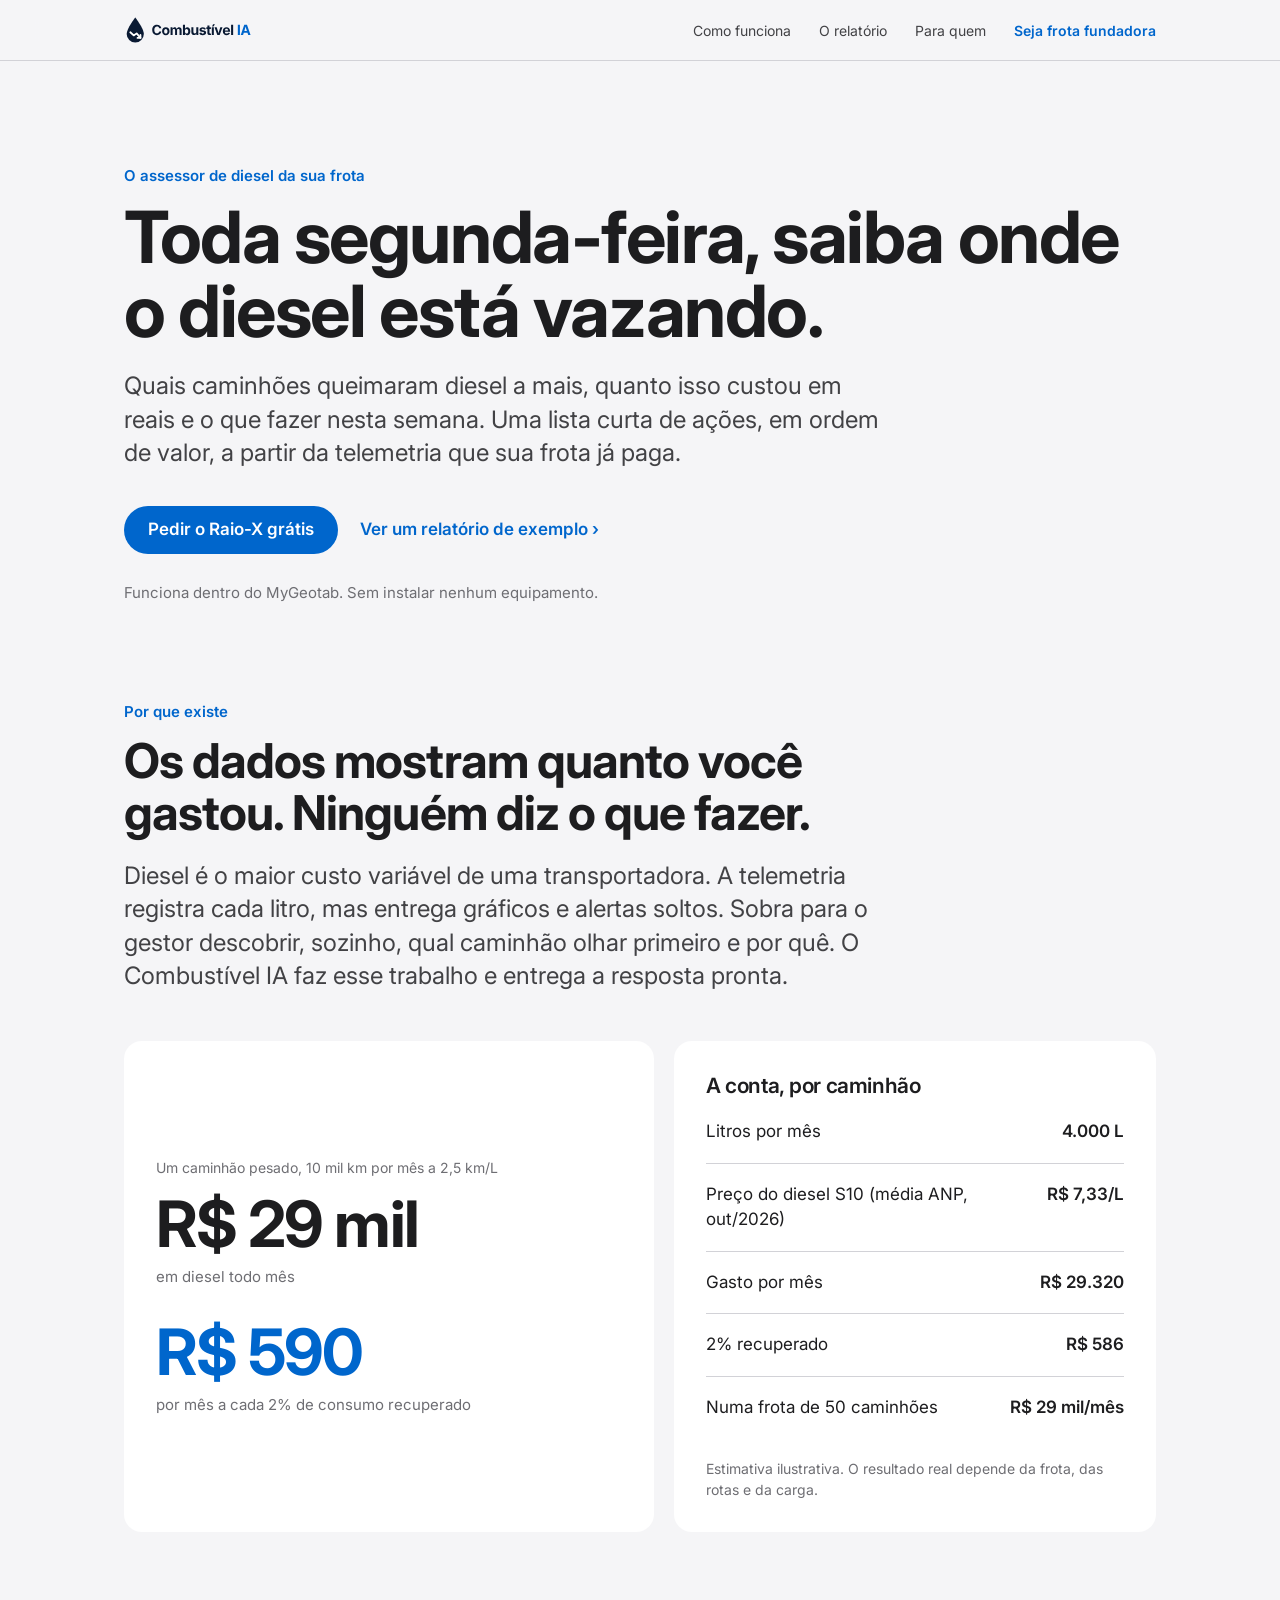
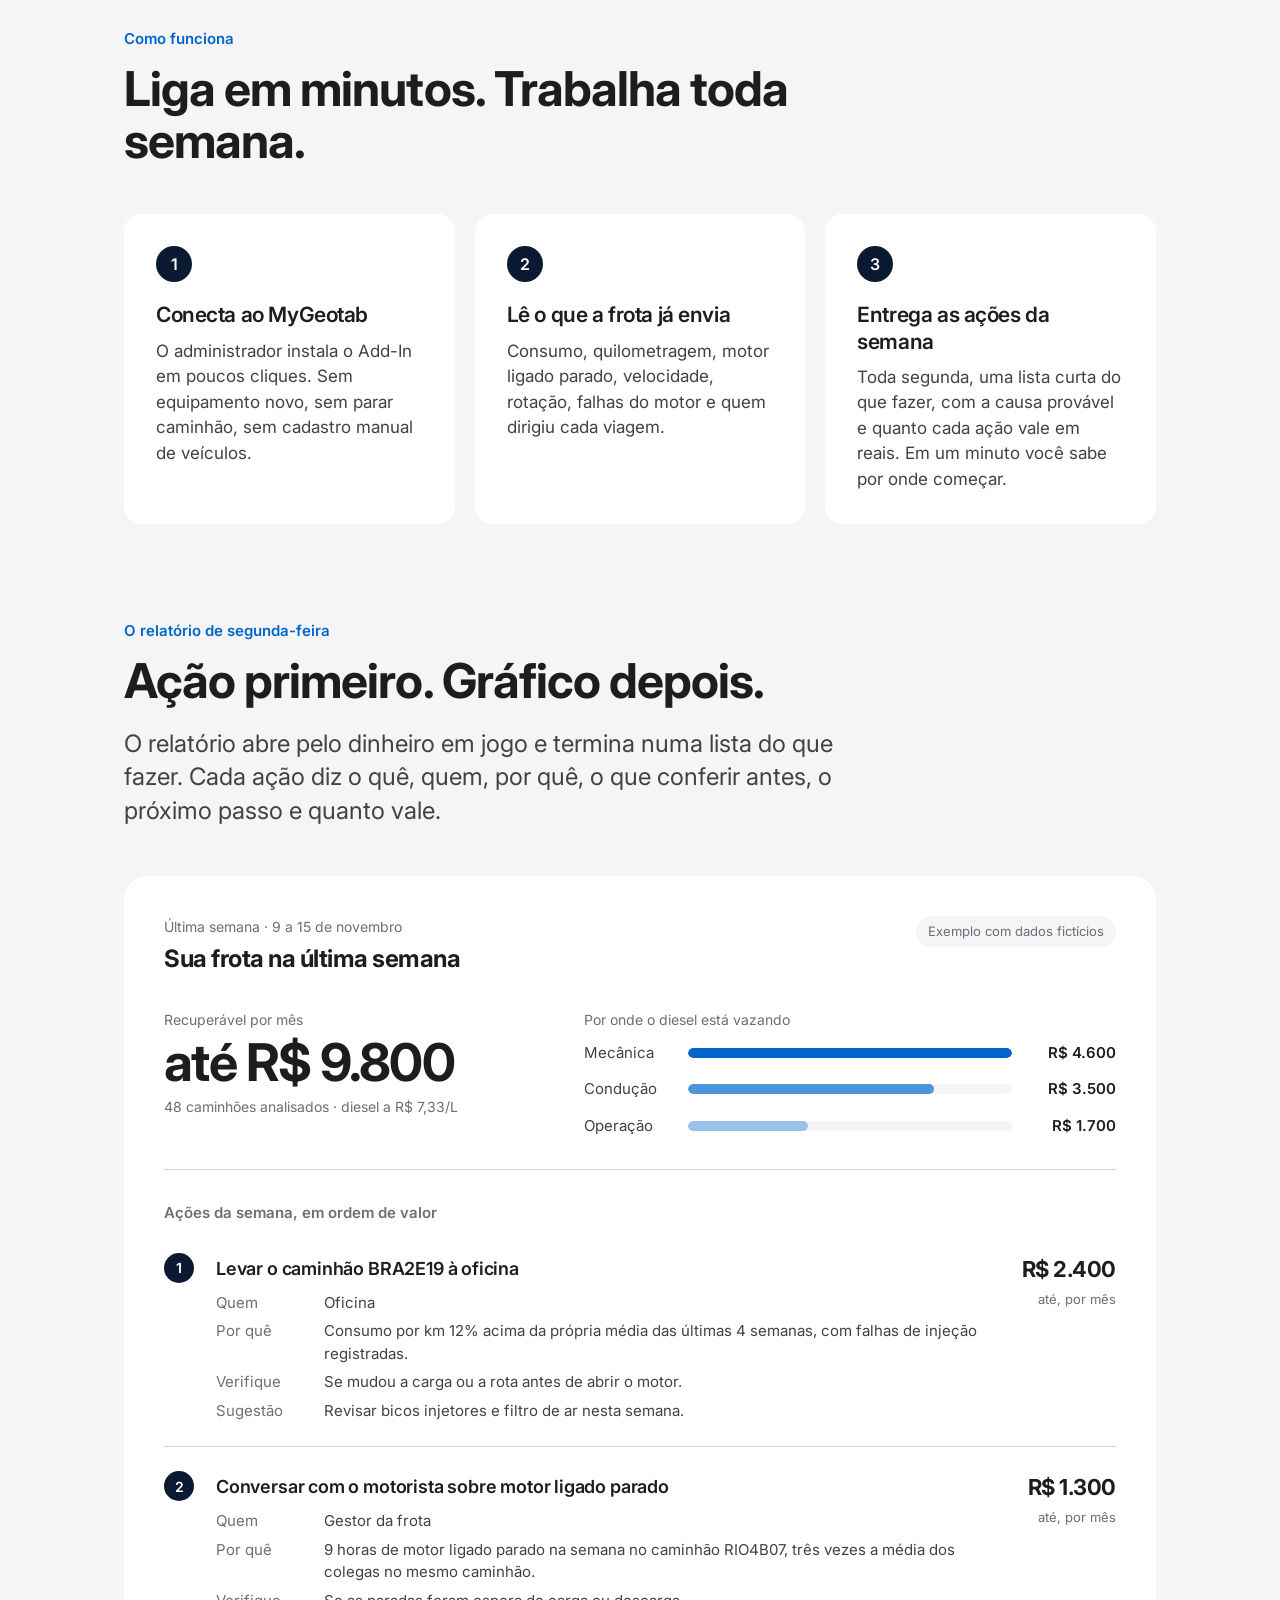
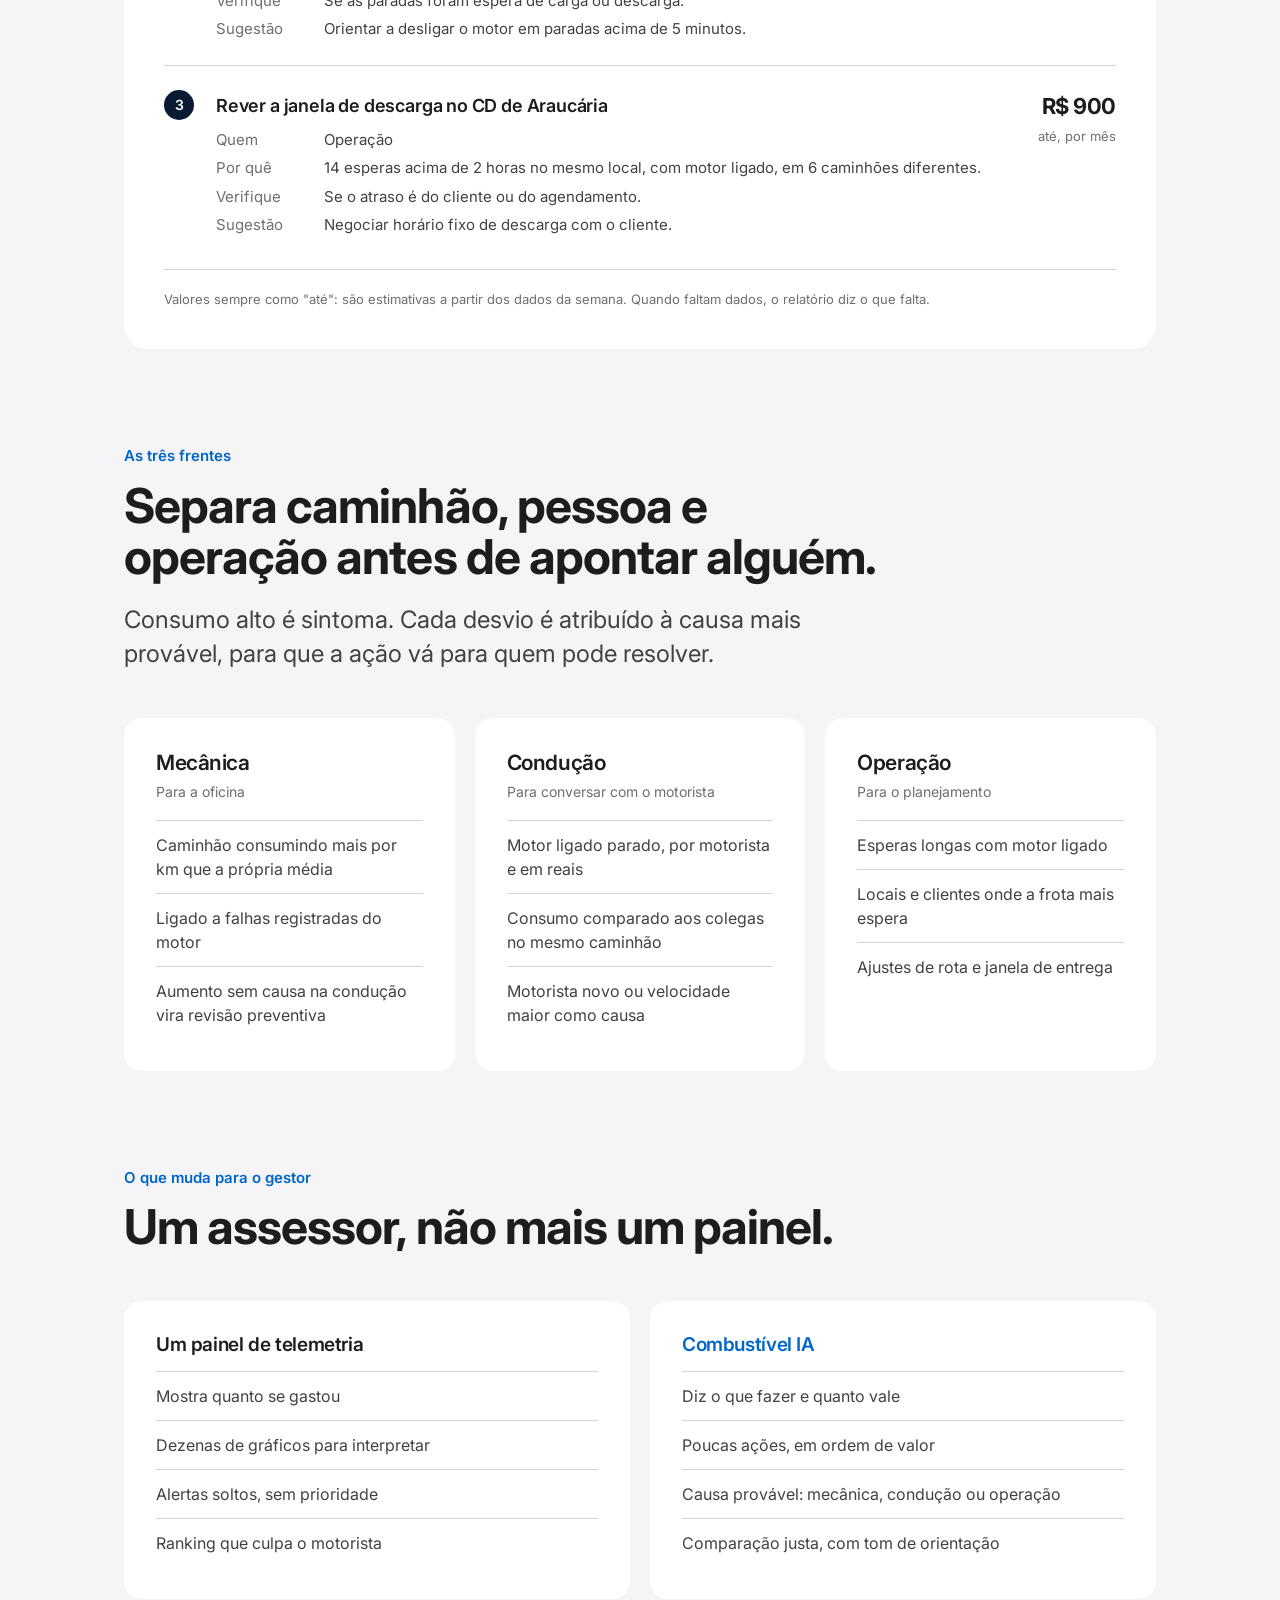
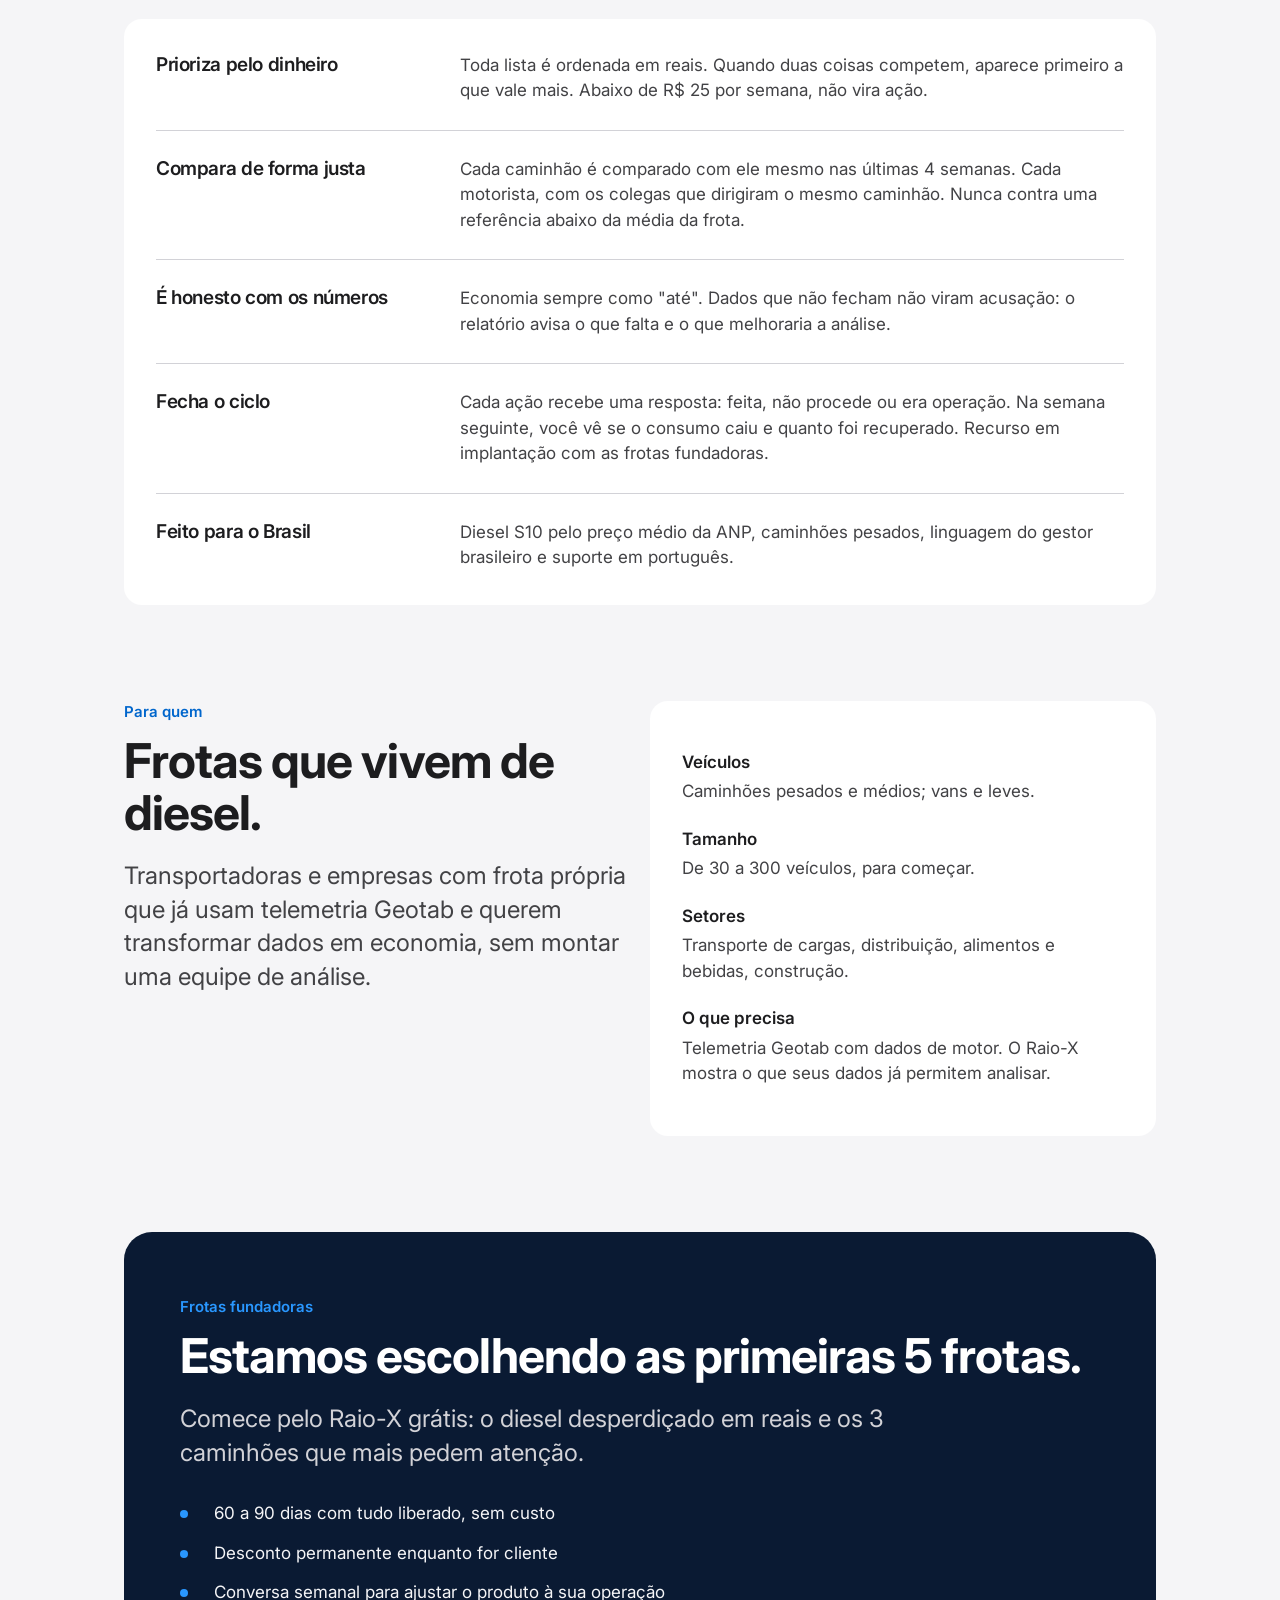
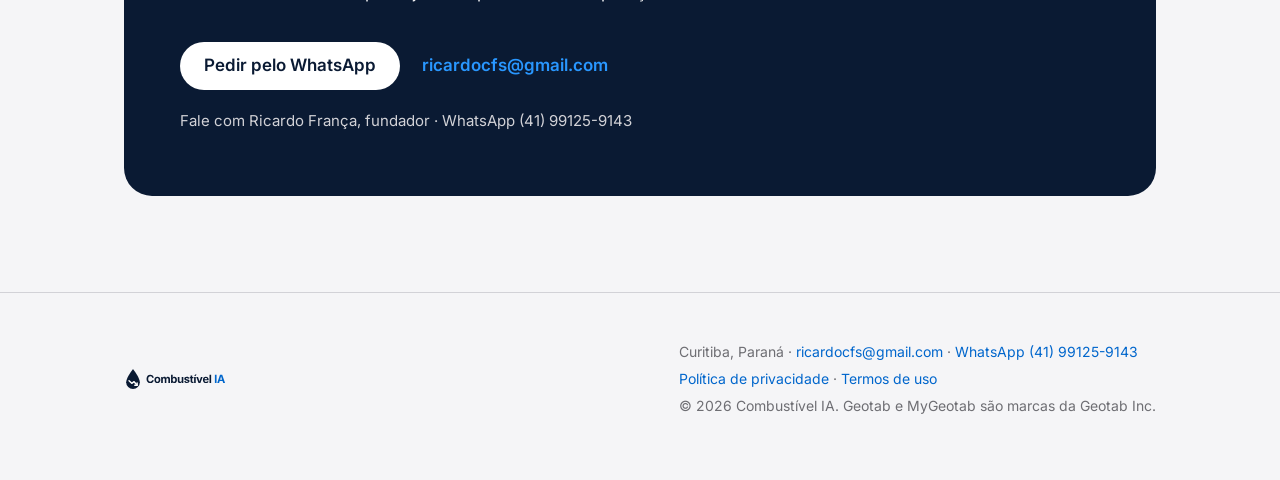
<file: index.html>
<!doctype html>
<html lang="pt-BR">
<head>
  <meta charset="utf-8">
  <meta name="viewport" content="width=device-width, initial-scale=1">
  <title>Combustível IA · O assessor de diesel da sua frota</title>
  <meta name="description" content="Toda segunda-feira, saiba quais caminhões queimaram diesel a mais, quanto isso custou e o que fazer nesta semana. Funciona dentro do MyGeotab, sem instalar equipamento.">
  <meta property="og:title" content="Combustível IA · O assessor de diesel da sua frota">
  <meta property="og:description" content="Quais caminhões queimaram diesel a mais, quanto custou e o que fazer nesta semana.">
  <meta property="og:type" content="website">
  <meta property="og:url" content="https://combustivelia.com.br/">
  <meta property="og:image" content="https://combustivelia.com.br/marca/icone-192.png">
  <link rel="icon" href="marca/icone.svg" type="image/svg+xml">
  <link rel="icon" href="marca/icone-32.png" sizes="32x32" type="image/png">
  <link rel="apple-touch-icon" href="marca/icone-192.png">
  <link rel="preconnect" href="https://fonts.googleapis.com">
  <link rel="preconnect" href="https://fonts.gstatic.com" crossorigin>
  <link href="https://fonts.googleapis.com/css2?family=Inter:wght@400;500;600;700&display=swap" rel="stylesheet">
  <style>
    :root {
      --bg: #F5F5F7;
      --card: #FFFFFF;
      --ink: #1D1D1F;
      --ink-2: #424245;
      --ink-3: #6E6E73;
      --line: #D2D2D7;
      --blue: #0066CC;
      --blue-dark-bg: #2997FF;
      --navy: #0A1A33;
      --radius: 18px;
      --max: 1080px;
    }
    * { box-sizing: border-box; }
    html { scroll-behavior: smooth; }
    body {
      margin: 0;
      background: var(--bg);
      color: var(--ink);
      font-family: "Inter", -apple-system, BlinkMacSystemFont, "Segoe UI", Roboto, sans-serif;
      font-size: 17px;
      line-height: 1.5;
      -webkit-font-smoothing: antialiased;
    }
    a { color: var(--blue); text-decoration: none; }
    a:hover { text-decoration: underline; }
    a:focus-visible, button:focus-visible { outline: 3px solid var(--blue); outline-offset: 3px; border-radius: 6px; }
    .wrap { max-width: var(--max); margin: 0 auto; padding: 0 24px; }
    .skip { position: absolute; left: -9999px; }
    .skip:focus { left: 16px; top: 16px; background: var(--card); padding: 8px 12px; z-index: 10; }

    /* Cabeçalho */
    header.top {
      position: sticky; top: 0; z-index: 5;
      background: rgba(245, 245, 247, 0.86);
      backdrop-filter: saturate(180%) blur(16px);
      -webkit-backdrop-filter: saturate(180%) blur(16px);
      border-bottom: 1px solid var(--line);
    }
    .top-inner { display: flex; align-items: center; justify-content: space-between; height: 60px; gap: 16px; }
    .brand { display: flex; align-items: center; }
    .brand img { height: 30px; width: auto; display: block; }
    nav.menu { display: flex; align-items: center; gap: 28px; font-size: 14px; }
    nav.menu a { color: var(--ink-2); }
    nav.menu a.cta-small { color: var(--blue); font-weight: 600; }
    @media (max-width: 760px) { nav.menu a:not(.cta-small) { display: none; } }

    /* Tipografia */
    h1, h2, h3 { margin: 0; letter-spacing: -0.02em; color: var(--ink); }
    h1 { font-size: clamp(40px, 7vw, 72px); line-height: 1.04; font-weight: 700; }
    h2 { font-size: clamp(30px, 4.6vw, 48px); line-height: 1.08; font-weight: 700; }
    h3 { font-size: 21px; line-height: 1.25; font-weight: 600; }
    .eyebrow { font-size: 15px; font-weight: 600; color: var(--blue); margin: 0 0 12px; letter-spacing: 0; }
    .lead { font-size: clamp(19px, 2.4vw, 24px); line-height: 1.4; color: var(--ink-2); margin: 20px 0 0; max-width: 760px; }
    p { margin: 0; }
    .muted { color: var(--ink-3); }

    section { padding: 96px 0; }
    section + section { padding-top: 0; }
    .section-head { max-width: 780px; margin-bottom: 48px; }

    /* Botões */
    .actions { display: flex; flex-wrap: wrap; gap: 14px; margin-top: 36px; }
    .btn {
      display: inline-flex; align-items: center; justify-content: center;
      min-height: 48px; padding: 0 24px; border-radius: 999px;
      font-size: 17px; font-weight: 600; text-decoration: none;
    }
    .btn:hover { text-decoration: none; }
    .btn-primary { background: var(--blue); color: #FFFFFF; }
    .btn-primary:hover { background: #0058B0; }
    .btn-link { color: var(--blue); padding: 0 8px; }
    .btn-link:hover { text-decoration: underline; }

    /* Hero */
    .hero { padding: 104px 0 96px; }
    .hero .tag { font-size: 15px; color: var(--ink-3); margin-top: 28px; }

    /* Cartões */
    .card { background: var(--card); border-radius: var(--radius); padding: 32px; }
    .grid-3 { display: grid; gap: 20px; grid-template-columns: repeat(3, 1fr); }
    .grid-2 { display: grid; gap: 20px; grid-template-columns: repeat(2, 1fr); }
    @media (max-width: 860px) { .grid-3, .grid-2 { grid-template-columns: 1fr; } }

    /* A conta */
    .math { display: grid; grid-template-columns: 1.1fr 1fr; gap: 20px; align-items: stretch; }
    @media (max-width: 860px) { .math { grid-template-columns: 1fr; } }
    .math > .card:first-child { display: flex; flex-direction: column; justify-content: center; }
    .math .big { font-size: clamp(44px, 6vw, 64px); font-weight: 700; letter-spacing: -0.03em; line-height: 1; color: var(--ink); }
    .math .big.accent { color: var(--blue); }
    .math .label { font-size: 15px; color: var(--ink-3); margin-top: 10px; }
    .math .rows > div { padding: 18px 0; border-top: 1px solid var(--line); display: flex; justify-content: space-between; gap: 16px; }
    .math .rows > div:first-child { border-top: 0; padding-top: 0; }
    .math .rows span:last-child { font-weight: 600; white-space: nowrap; }
    .note { font-size: 14px; color: var(--ink-3); margin-top: 20px; }

    /* Passos */
    .step-num {
      width: 36px; height: 36px; border-radius: 50%; background: var(--navy); color: #FFFFFF;
      display: inline-flex; align-items: center; justify-content: center;
      font-weight: 600; font-size: 16px; margin-bottom: 20px;
    }
    .card p.body { color: var(--ink-2); margin-top: 10px; }

    /* Relatório de exemplo */
    .report { background: var(--card); border-radius: 24px; padding: 40px; }
    @media (max-width: 600px) { .report { padding: 24px; } }
    .report-head { display: flex; justify-content: space-between; align-items: flex-start; gap: 16px; flex-wrap: wrap; }
    .report-head .when { font-size: 14px; color: var(--ink-3); }
    .report-title { font-size: 24px; font-weight: 700; letter-spacing: -0.02em; margin-top: 4px; }
    .pill { font-size: 13px; color: var(--ink-3); background: var(--bg); padding: 6px 12px; border-radius: 999px; white-space: nowrap; }
    .kpi-row { display: grid; grid-template-columns: 1fr 1.4fr; gap: 40px; margin-top: 32px; padding-bottom: 32px; border-bottom: 1px solid var(--line); }
    @media (max-width: 760px) { .kpi-row { grid-template-columns: 1fr; gap: 28px; } }
    .kpi-label { font-size: 14px; color: var(--ink-3); }
    .kpi-value { font-size: clamp(40px, 5vw, 52px); font-weight: 700; letter-spacing: -0.03em; line-height: 1.05; margin-top: 6px; }
    .kpi-value small { font-size: 0.42em; font-weight: 600; color: var(--ink-3); letter-spacing: 0; }
    .kpi-sub { font-size: 14px; color: var(--ink-3); margin-top: 6px; }
    .leak { display: grid; gap: 14px; margin-top: 12px; }
    .leak-row { display: grid; grid-template-columns: 92px 1fr 92px; align-items: center; gap: 12px; font-size: 15px; }
    .leak-row .name { color: var(--ink-2); }
    .leak-row .val { text-align: right; font-weight: 600; }
    .bar { height: 10px; background: var(--bg); border-radius: 999px; overflow: hidden; }
    .bar > i { display: block; height: 100%; background: var(--blue); border-radius: 999px; }
    .bar.b2 > i { background: #4D94DB; }
    .bar.b3 > i { background: #99C2EB; }

    .act-title { font-size: 15px; font-weight: 600; color: var(--ink-3); margin: 32px 0 4px; }
    .act { display: grid; grid-template-columns: 36px 1fr auto; gap: 16px; padding: 24px 0; border-top: 1px solid var(--line); }
    .act-title + .act { border-top: 0; }
    .act .n { width: 30px; height: 30px; border-radius: 50%; background: var(--navy); color: #FFFFFF; display: inline-flex; align-items: center; justify-content: center; font-size: 14px; font-weight: 600; }
    .act h4 { margin: 2px 0 10px; font-size: 18px; font-weight: 600; letter-spacing: -0.01em; }
    .act dl { margin: 0; display: grid; grid-template-columns: 96px 1fr; gap: 6px 12px; font-size: 15px; }
    .act dt { color: var(--ink-3); }
    .act dd { margin: 0; color: var(--ink-2); }
    .act .value { text-align: right; white-space: nowrap; }
    .act .value strong { display: block; font-size: 22px; font-weight: 700; letter-spacing: -0.02em; }
    .act .value span { font-size: 13px; color: var(--ink-3); }
    @media (max-width: 640px) {
      .act { grid-template-columns: 30px 1fr; }
      .act .value { grid-column: 2; text-align: left; }
      .act dl { grid-template-columns: 1fr; gap: 2px; }
      .act dt { margin-top: 8px; }
      .leak-row { grid-template-columns: 80px 1fr 80px; }
    }
    .report-foot { font-size: 13px; color: var(--ink-3); margin-top: 8px; padding-top: 20px; border-top: 1px solid var(--line); }

    /* Frentes */
    .front h3 { margin-bottom: 4px; }
    .front .who { font-size: 14px; color: var(--ink-3); }
    .front ul { margin: 18px 0 0; padding: 0; list-style: none; }
    .front li { padding: 12px 0; border-top: 1px solid var(--line); color: var(--ink-2); font-size: 16px; }

    /* Princípios */
    .principles { background: var(--card); border-radius: var(--radius); padding: 8px 32px; }
    .principle { display: grid; grid-template-columns: 280px 1fr; gap: 24px; padding: 26px 0; border-top: 1px solid var(--line); }
    .principle:first-child { border-top: 0; }
    .principle h3 { font-size: 19px; }
    .principle p { color: var(--ink-2); }
    @media (max-width: 760px) { .principle { grid-template-columns: 1fr; gap: 8px; } }

    /* Comparação */
    .compare h3 { font-size: 19px; margin-bottom: 14px; }
    .compare ul { margin: 0; padding: 0; list-style: none; }
    .compare li { padding: 12px 0; border-top: 1px solid var(--line); color: var(--ink-2); font-size: 16px; }
    .compare .ours h3 { color: var(--blue); }

    /* Para quem */
    .fit dt { font-weight: 600; margin-top: 22px; }
    .fit dt:first-child { margin-top: 0; }
    .fit dd { margin: 4px 0 0; color: var(--ink-2); }

    /* Faixa escura */
    .band { background: var(--navy); color: #FFFFFF; border-radius: 28px; padding: 64px 56px; }
    @media (max-width: 600px) { .band { padding: 40px 24px; } }
    .band h2 { color: #FFFFFF; }
    .band .eyebrow { color: var(--blue-dark-bg); }
    .band .lead { color: #D2D2D7; }
    .band ul { margin: 32px 0 0; padding: 0; list-style: none; display: grid; gap: 14px; max-width: 720px; }
    .band li { display: grid; grid-template-columns: 22px 1fr; gap: 12px; color: #F5F5F7; }
    .band li::before { content: ""; width: 8px; height: 8px; border-radius: 50%; background: var(--blue-dark-bg); margin-top: 9px; }
    .band .btn-primary { background: #FFFFFF; color: var(--navy); }
    .band .btn-primary:hover { background: #E8E8ED; }
    .band .btn-link { color: var(--blue-dark-bg); }
    .band .contact-line { margin-top: 20px; font-size: 15px; color: #D2D2D7; }

    footer { padding: 48px 0 64px; border-top: 1px solid var(--line); font-size: 14px; color: var(--ink-3); }
    .foot { display: flex; justify-content: space-between; gap: 24px; flex-wrap: wrap; align-items: center; }
    .foot img { height: 24px; display: block; }
    .foot p + p { margin-top: 6px; }
  </style>
</head>
<body>
  <a class="skip" href="#conteudo">Ir para o conteúdo</a>

  <header class="top">
    <div class="wrap top-inner">
      <a class="brand" href="#" aria-label="Combustível IA, início"><img src="marca/logo.svg" alt="Combustível IA" width="129" height="30"></a>
      <nav class="menu" aria-label="Seções">
        <a href="#como-funciona">Como funciona</a>
        <a href="#relatorio">O relatório</a>
        <a href="#para-quem">Para quem</a>
        <a class="cta-small" href="#fundadoras">Seja frota fundadora</a>
      </nav>
    </div>
  </header>

  <main id="conteudo">

    <section class="hero">
      <div class="wrap">
        <p class="eyebrow">O assessor de diesel da sua frota</p>
        <h1>Toda segunda-feira, saiba onde o diesel está vazando.</h1>
        <p class="lead">Quais caminhões queimaram diesel a mais, quanto isso custou em reais e o que fazer nesta semana. Uma lista curta de ações, em ordem de valor, a partir da telemetria que sua frota já paga.</p>
        <div class="actions">
          <a class="btn btn-primary" href="#fundadoras">Pedir o Raio-X grátis</a>
          <a class="btn btn-link" href="#relatorio">Ver um relatório de exemplo ›</a>
        </div>
        <p class="tag">Funciona dentro do MyGeotab. Sem instalar nenhum equipamento.</p>
      </div>
    </section>

    <section id="proposito">
      <div class="wrap">
        <div class="section-head">
          <p class="eyebrow">Por que existe</p>
          <h2>Os dados mostram quanto você gastou. Ninguém diz o que fazer.</h2>
          <p class="lead">Diesel é o maior custo variável de uma transportadora. A telemetria registra cada litro, mas entrega gráficos e alertas soltos. Sobra para o gestor descobrir, sozinho, qual caminhão olhar primeiro e por quê. O Combustível IA faz esse trabalho e entrega a resposta pronta.</p>
        </div>
        <div class="math">
          <div class="card">
            <p class="kpi-label">Um caminhão pesado, 10 mil km por mês a 2,5 km/L</p>
            <p class="big" style="margin-top:14px">R$ 29 mil</p>
            <p class="label">em diesel todo mês</p>
            <p class="big accent" style="margin-top:32px">R$ 590</p>
            <p class="label">por mês a cada 2% de consumo recuperado</p>
          </div>
          <div class="card">
            <h3>A conta, por caminhão</h3>
            <div class="rows" style="margin-top:20px">
              <div><span>Litros por mês</span><span>4.000 L</span></div>
              <div><span>Preço do diesel S10 (média ANP, out/2026)</span><span>R$ 7,33/L</span></div>
              <div><span>Gasto por mês</span><span>R$ 29.320</span></div>
              <div><span>2% recuperado</span><span>R$ 586</span></div>
              <div><span>Numa frota de 50 caminhões</span><span>R$ 29 mil/mês</span></div>
            </div>
            <p class="note">Estimativa ilustrativa. O resultado real depende da frota, das rotas e da carga.</p>
          </div>
        </div>
      </div>
    </section>

    <section id="como-funciona">
      <div class="wrap">
        <div class="section-head">
          <p class="eyebrow">Como funciona</p>
          <h2>Liga em minutos. Trabalha toda semana.</h2>
        </div>
        <div class="grid-3">
          <div class="card">
            <span class="step-num">1</span>
            <h3>Conecta ao MyGeotab</h3>
            <p class="body">O administrador instala o Add-In em poucos cliques. Sem equipamento novo, sem parar caminhão, sem cadastro manual de veículos.</p>
          </div>
          <div class="card">
            <span class="step-num">2</span>
            <h3>Lê o que a frota já envia</h3>
            <p class="body">Consumo, quilometragem, motor ligado parado, velocidade, rotação, falhas do motor e quem dirigiu cada viagem.</p>
          </div>
          <div class="card">
            <span class="step-num">3</span>
            <h3>Entrega as ações da semana</h3>
            <p class="body">Toda segunda, uma lista curta do que fazer, com a causa provável e quanto cada ação vale em reais. Em um minuto você sabe por onde começar.</p>
          </div>
        </div>
      </div>
    </section>

    <section id="relatorio">
      <div class="wrap">
        <div class="section-head">
          <p class="eyebrow">O relatório de segunda-feira</p>
          <h2>Ação primeiro. Gráfico depois.</h2>
          <p class="lead">O relatório abre pelo dinheiro em jogo e termina numa lista do que fazer. Cada ação diz o quê, quem, por quê, o que conferir antes, o próximo passo e quanto vale.</p>
        </div>

        <article class="report" aria-label="Relatório de exemplo">
          <div class="report-head">
            <div>
              <p class="when">Última semana · 9 a 15 de novembro</p>
              <p class="report-title">Sua frota na última semana</p>
            </div>
            <span class="pill">Exemplo com dados fictícios</span>
          </div>

          <div class="kpi-row">
            <div>
              <p class="kpi-label">Recuperável por mês</p>
              <p class="kpi-value">até R$ 9.800</p>
              <p class="kpi-sub">48 caminhões analisados · diesel a R$ 7,33/L</p>
            </div>
            <div>
              <p class="kpi-label">Por onde o diesel está vazando</p>
              <div class="leak">
                <div class="leak-row"><span class="name">Mecânica</span><span class="bar"><i style="width:100%"></i></span><span class="val">R$ 4.600</span></div>
                <div class="leak-row"><span class="name">Condução</span><span class="bar b2"><i style="width:76%"></i></span><span class="val">R$ 3.500</span></div>
                <div class="leak-row"><span class="name">Operação</span><span class="bar b3"><i style="width:37%"></i></span><span class="val">R$ 1.700</span></div>
              </div>
            </div>
          </div>

          <p class="act-title">Ações da semana, em ordem de valor</p>

          <div class="act">
            <span class="n">1</span>
            <div>
              <h4>Levar o caminhão BRA2E19 à oficina</h4>
              <dl>
                <dt>Quem</dt><dd>Oficina</dd>
                <dt>Por quê</dt><dd>Consumo por km 12% acima da própria média das últimas 4 semanas, com falhas de injeção registradas.</dd>
                <dt>Verifique</dt><dd>Se mudou a carga ou a rota antes de abrir o motor.</dd>
                <dt>Sugestão</dt><dd>Revisar bicos injetores e filtro de ar nesta semana.</dd>
              </dl>
            </div>
            <p class="value"><strong>R$ 2.400</strong><span>até, por mês</span></p>
          </div>

          <div class="act">
            <span class="n">2</span>
            <div>
              <h4>Conversar com o motorista sobre motor ligado parado</h4>
              <dl>
                <dt>Quem</dt><dd>Gestor da frota</dd>
                <dt>Por quê</dt><dd>9 horas de motor ligado parado na semana no caminhão RIO4B07, três vezes a média dos colegas no mesmo caminhão.</dd>
                <dt>Verifique</dt><dd>Se as paradas foram espera de carga ou descarga.</dd>
                <dt>Sugestão</dt><dd>Orientar a desligar o motor em paradas acima de 5 minutos.</dd>
              </dl>
            </div>
            <p class="value"><strong>R$ 1.300</strong><span>até, por mês</span></p>
          </div>

          <div class="act">
            <span class="n">3</span>
            <div>
              <h4>Rever a janela de descarga no CD de Araucária</h4>
              <dl>
                <dt>Quem</dt><dd>Operação</dd>
                <dt>Por quê</dt><dd>14 esperas acima de 2 horas no mesmo local, com motor ligado, em 6 caminhões diferentes.</dd>
                <dt>Verifique</dt><dd>Se o atraso é do cliente ou do agendamento.</dd>
                <dt>Sugestão</dt><dd>Negociar horário fixo de descarga com o cliente.</dd>
              </dl>
            </div>
            <p class="value"><strong>R$ 900</strong><span>até, por mês</span></p>
          </div>

          <p class="report-foot">Valores sempre como "até": são estimativas a partir dos dados da semana. Quando faltam dados, o relatório diz o que falta.</p>
        </article>
      </div>
    </section>

    <section id="frentes">
      <div class="wrap">
        <div class="section-head">
          <p class="eyebrow">As três frentes</p>
          <h2>Separa caminhão, pessoa e operação antes de apontar alguém.</h2>
          <p class="lead">Consumo alto é sintoma. Cada desvio é atribuído à causa mais provável, para que a ação vá para quem pode resolver.</p>
        </div>
        <div class="grid-3">
          <div class="card front">
            <h3>Mecânica</h3>
            <p class="who">Para a oficina</p>
            <ul>
              <li>Caminhão consumindo mais por km que a própria média</li>
              <li>Ligado a falhas registradas do motor</li>
              <li>Aumento sem causa na condução vira revisão preventiva</li>
            </ul>
          </div>
          <div class="card front">
            <h3>Condução</h3>
            <p class="who">Para conversar com o motorista</p>
            <ul>
              <li>Motor ligado parado, por motorista e em reais</li>
              <li>Consumo comparado aos colegas no mesmo caminhão</li>
              <li>Motorista novo ou velocidade maior como causa</li>
            </ul>
          </div>
          <div class="card front">
            <h3>Operação</h3>
            <p class="who">Para o planejamento</p>
            <ul>
              <li>Esperas longas com motor ligado</li>
              <li>Locais e clientes onde a frota mais espera</li>
              <li>Ajustes de rota e janela de entrega</li>
            </ul>
          </div>
        </div>
      </div>
    </section>

    <section id="diferenca">
      <div class="wrap">
        <div class="section-head">
          <p class="eyebrow">O que muda para o gestor</p>
          <h2>Um assessor, não mais um painel.</h2>
        </div>
        <div class="grid-2 compare" style="margin-bottom:20px">
          <div class="card">
            <h3>Um painel de telemetria</h3>
            <ul>
              <li>Mostra quanto se gastou</li>
              <li>Dezenas de gráficos para interpretar</li>
              <li>Alertas soltos, sem prioridade</li>
              <li>Ranking que culpa o motorista</li>
            </ul>
          </div>
          <div class="card ours">
            <h3>Combustível IA</h3>
            <ul>
              <li>Diz o que fazer e quanto vale</li>
              <li>Poucas ações, em ordem de valor</li>
              <li>Causa provável: mecânica, condução ou operação</li>
              <li>Comparação justa, com tom de orientação</li>
            </ul>
          </div>
        </div>
        <div class="principles">
          <div class="principle">
            <h3>Prioriza pelo dinheiro</h3>
            <p>Toda lista é ordenada em reais. Quando duas coisas competem, aparece primeiro a que vale mais. Abaixo de R$ 25 por semana, não vira ação.</p>
          </div>
          <div class="principle">
            <h3>Compara de forma justa</h3>
            <p>Cada caminhão é comparado com ele mesmo nas últimas 4 semanas. Cada motorista, com os colegas que dirigiram o mesmo caminhão. Nunca contra uma referência abaixo da média da frota.</p>
          </div>
          <div class="principle">
            <h3>É honesto com os números</h3>
            <p>Economia sempre como "até". Dados que não fecham não viram acusação: o relatório avisa o que falta e o que melhoraria a análise.</p>
          </div>
          <div class="principle">
            <h3>Fecha o ciclo</h3>
            <p>Cada ação recebe uma resposta: feita, não procede ou era operação. Na semana seguinte, você vê se o consumo caiu e quanto foi recuperado. Recurso em implantação com as frotas fundadoras.</p>
          </div>
          <div class="principle">
            <h3>Feito para o Brasil</h3>
            <p>Diesel S10 pelo preço médio da ANP, caminhões pesados, linguagem do gestor brasileiro e suporte em português.</p>
          </div>
        </div>
      </div>
    </section>

    <section id="para-quem">
      <div class="wrap">
        <div class="grid-2">
          <div>
            <p class="eyebrow">Para quem</p>
            <h2>Frotas que vivem de diesel.</h2>
            <p class="lead">Transportadoras e empresas com frota própria que já usam telemetria Geotab e querem transformar dados em economia, sem montar uma equipe de análise.</p>
          </div>
          <div class="card">
            <dl class="fit">
              <dt>Veículos</dt>
              <dd>Caminhões pesados e médios; vans e leves.</dd>
              <dt>Tamanho</dt>
              <dd>De 30 a 300 veículos, para começar.</dd>
              <dt>Setores</dt>
              <dd>Transporte de cargas, distribuição, alimentos e bebidas, construção.</dd>
              <dt>O que precisa</dt>
              <dd>Telemetria Geotab com dados de motor. O Raio-X mostra o que seus dados já permitem analisar.</dd>
            </dl>
          </div>
        </div>
      </div>
    </section>

    <section id="fundadoras">
      <div class="wrap">
        <div class="band">
          <p class="eyebrow">Frotas fundadoras</p>
          <h2>Estamos escolhendo as primeiras 5 frotas.</h2>
          <p class="lead">Comece pelo Raio-X grátis: o diesel desperdiçado em reais e os 3 caminhões que mais pedem atenção.</p>
          <ul>
            <li>60 a 90 dias com tudo liberado, sem custo</li>
            <li>Desconto permanente enquanto for cliente</li>
            <li>Conversa semanal para ajustar o produto à sua operação</li>
          </ul>
          <div class="actions">
            <a class="btn btn-primary" href="https://wa.me/5541991259143?text=Ol%C3%A1%2C%20Ricardo!%20Quero%20o%20Raio-X%20gr%C3%A1tis%20do%20Combust%C3%ADvel%20IA." target="_blank" rel="noopener">Pedir pelo WhatsApp</a>
            <a class="btn btn-link" href="mailto:ricardocfs@gmail.com?subject=Quero%20o%20Raio-X%20gr%C3%A1tis%20do%20Combust%C3%ADvel%20IA">ricardocfs@gmail.com</a>
          </div>
          <p class="contact-line">Fale com Ricardo França, fundador · WhatsApp (41) 99125-9143</p>
        </div>
      </div>
    </section>

  </main>

  <footer>
    <div class="wrap foot">
      <a href="#" aria-label="Combustível IA, início"><img src="marca/logo.svg" alt="Combustível IA" width="103" height="24"></a>
      <div>
        <p>Curitiba, Paraná · <a href="mailto:ricardocfs@gmail.com">ricardocfs@gmail.com</a> · <a href="https://wa.me/5541991259143" target="_blank" rel="noopener">WhatsApp (41) 99125-9143</a></p>
        <p><a href="privacidade.html">Política de privacidade</a> · <a href="termos.html">Termos de uso</a></p>
        <p>© 2026 Combustível IA. Geotab e MyGeotab são marcas da Geotab Inc.</p>
      </div>
    </div>
  </footer>
</body>
</html>
</file>
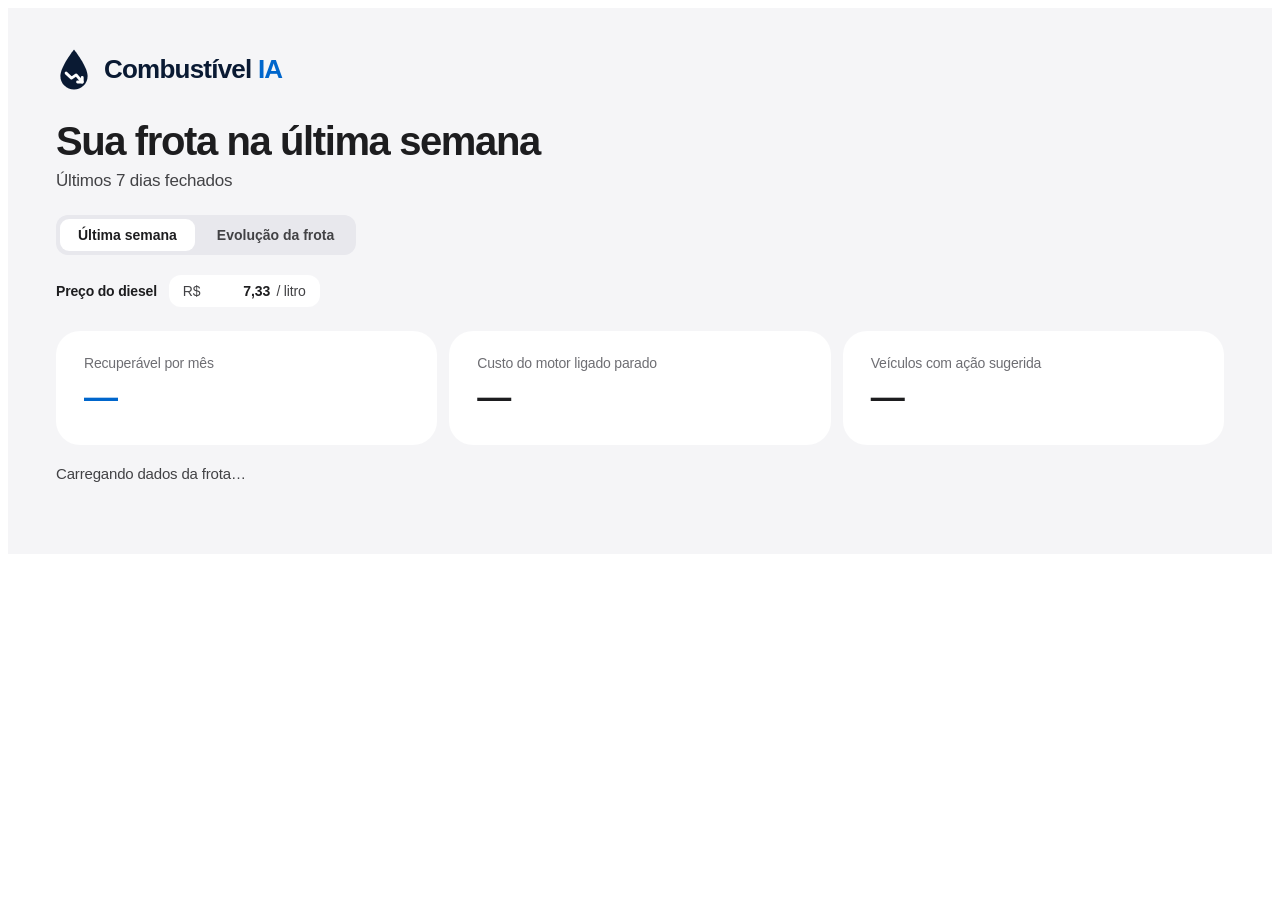
<file: addin/index.html>
<!doctype html>
<html lang="pt-BR">
<head>
  <meta charset="utf-8">
  <meta name="viewport" content="width=device-width, initial-scale=1">
  <title>Combustível IA</title>
  <link rel="icon" href="icone.svg" type="image/svg+xml">
  <link rel="stylesheet" href="combustivelia.css?v=0.8.2">
</head>
<body>
  <main id="combustivelia" class="cia-root" aria-live="polite">
    <header class="cia-header">
      <p class="cia-brand"><svg class="cia-logo-mark" viewBox="0 0 100 120" aria-hidden="true"><path d="M50 4 C50 4 12 52 12 78 A38 38 0 0 0 88 78 C88 52 50 4 50 4 Z" fill="#0A1A33"></path><polyline points="28,70 43,84 56,75 73,95" fill="none" stroke="#FFFFFF" stroke-width="8" stroke-linecap="round" stroke-linejoin="round"></polyline><polyline points="60,95 73,95 73,82" fill="none" stroke="#FFFFFF" stroke-width="8" stroke-linecap="round" stroke-linejoin="round"></polyline></svg><span class="cia-logo-name">Combustível <span class="cia-logo-ia">IA</span></span></p>
      <h1 class="cia-title" id="cia-title">Sua frota na última semana</h1>
      <p class="cia-subtitle" id="cia-period">Últimos 7 dias fechados</p>
    </header>

    <div class="cia-tabs" id="cia-tabs" role="tablist" aria-label="Visões">
      <button class="cia-tab" id="cia-tab-semana" role="tab" aria-selected="true" aria-controls="cia-panel-semana" type="button">Última semana</button>
      <button class="cia-tab" id="cia-tab-evolucao" role="tab" aria-selected="false" aria-controls="cia-panel-evolucao" tabindex="-1" type="button">Evolução da frota</button>
    </div>

    <div class="cia-price">
      <label class="cia-price-label" for="cia-price">Preço do diesel</label>
      <span class="cia-price-field">
        <span class="cia-price-unit">R$</span>
        <input class="cia-price-input" id="cia-price" type="text" inputmode="decimal" autocomplete="off" value="7,33" aria-describedby="cia-price-source">
        <span class="cia-price-unit">/ litro</span>
      </span>
      <span class="cia-price-source" id="cia-price-source"></span>
    </div>

    <div id="cia-panel-semana" role="tabpanel" aria-labelledby="cia-tab-semana">
    <section class="cia-kpis" id="cia-kpis" hidden>
      <div class="cia-kpi">
        <p class="cia-kpi-label">Recuperável por mês</p>
        <p class="cia-kpi-value" id="cia-kpi-value">—</p>
        <p class="cia-kpi-note" id="cia-kpi-value-note"></p>
      </div>
      <div class="cia-kpi">
        <p class="cia-kpi-label">Custo do motor ligado parado</p>
        <p class="cia-kpi-value" id="cia-kpi-cost">—</p>
        <p class="cia-kpi-note" id="cia-kpi-share"></p>
      </div>
      <div class="cia-kpi">
        <p class="cia-kpi-label">Veículos com ação sugerida</p>
        <p class="cia-kpi-value" id="cia-kpi-acting">—</p>
        <p class="cia-kpi-note" id="cia-kpi-vehicles"></p>
      </div>
    </section>

    <section class="cia-card" id="cia-leak-card" hidden>
      <h2 class="cia-card-title">Por onde o diesel está vazando</h2>
      <p class="cia-card-sub" id="cia-leak-sub"></p>
      <div class="cia-leak-bar" id="cia-leak-bar" hidden></div>
      <div class="cia-leak" id="cia-leak"></div>
    </section>

    <section class="cia-card" id="cia-ranking-card" hidden>
      <h2 class="cia-card-title" id="cia-ranking-title">Top 10 veículos</h2>
      <p class="cia-card-sub" id="cia-ranking-sub"></p>
      <ol class="cia-rows" id="cia-ranking"></ol>
      <p class="cia-note" id="cia-basis"></p>
      <p class="cia-note">Parte do tempo parado pode ser da operação, como espera para carregar ou pernoite. Use como ponto de partida para a conversa, não como punição.</p>
    </section>

    <section class="cia-card" id="cia-checkup-card" hidden>
      <h2 class="cia-card-title">Check-up dos dados da frota</h2>
      <p class="cia-card-sub" id="cia-checkup-sub"></p>
      <div class="cia-pillars" id="cia-checkup"></div>
    </section>

    <p class="cia-status" id="cia-status">Carregando dados da frota…</p>
    </div>

    <div id="cia-panel-evolucao" role="tabpanel" aria-labelledby="cia-tab-evolucao" hidden>
      <p class="cia-status" id="cia-evo-status"></p>
      <div id="cia-evo-content" hidden>
        <section class="cia-kpis">
          <div class="cia-kpi">
            <p class="cia-kpi-label">Gasto com diesel na semana</p>
            <p class="cia-kpi-value" id="cia-evo-cost">—</p>
            <p class="cia-kpi-note" id="cia-evo-cost-note"></p>
          </div>
          <div class="cia-kpi">
            <p class="cia-kpi-label">Recuperável por mês</p>
            <p class="cia-kpi-value" id="cia-evo-rec">—</p>
            <p class="cia-kpi-note" id="cia-evo-rec-note"></p>
          </div>
          <div class="cia-kpi">
            <p class="cia-kpi-label">Eficiência da frota</p>
            <p class="cia-kpi-value" id="cia-evo-kml">—</p>
            <p class="cia-kpi-note" id="cia-evo-kml-note"></p>
          </div>
          <div class="cia-kpi">
            <p class="cia-kpi-label">Consumo por km contra a própria média</p>
            <p class="cia-kpi-value" id="cia-evo-moves">—</p>
            <p class="cia-kpi-note" id="cia-evo-moves-note"></p>
          </div>
        </section>

        <section class="cia-card">
          <h2 class="cia-card-title">Por onde o diesel está vazando, semana a semana</h2>
          <p class="cia-card-sub">Recuperável por mês em cada frente, calculado em cada semana com os mesmos critérios da aba Última semana. A última barra é a semana mais recente (7 dias fechados).</p>
          <div class="cia-chart cia-chart-4" id="cia-chart-leak"></div>
          <div class="cia-leak cia-leak-spaced" id="cia-leak-trend"></div>
        </section>

        <div class="cia-charts">
          <section class="cia-card">
            <h2 class="cia-card-title">Gasto com diesel</h2>
            <p class="cia-card-sub">Por semana, ao preço do diesel acima.</p>
            <div class="cia-chart" id="cia-chart-cost"></div>
          </section>
          <section class="cia-card">
            <h2 class="cia-card-title">Eficiência da frota (km/L)</h2>
            <p class="cia-card-sub">Por semana. Quanto maior, menos diesel por km.</p>
            <div class="cia-chart" id="cia-chart-kml"></div>
          </section>
        </div>

        <p class="cia-note cia-note-page">As duas abas usam o mesmo cálculo: cada veículo é comparado com a própria média das 4 semanas anteriores, só entram semanas com 300 km ou mais e variações menores que 3% são normais. "Última semana" mostra o que fazer agora; esta aba mostra como cada frente evoluiu.</p>
      </div>
    </div>

    <p class="cia-note cia-note-page" id="cia-version"></p>
  </main>
  <script src="combustivelia.js?v=0.8.2"></script>
</body>
</html>
</file>
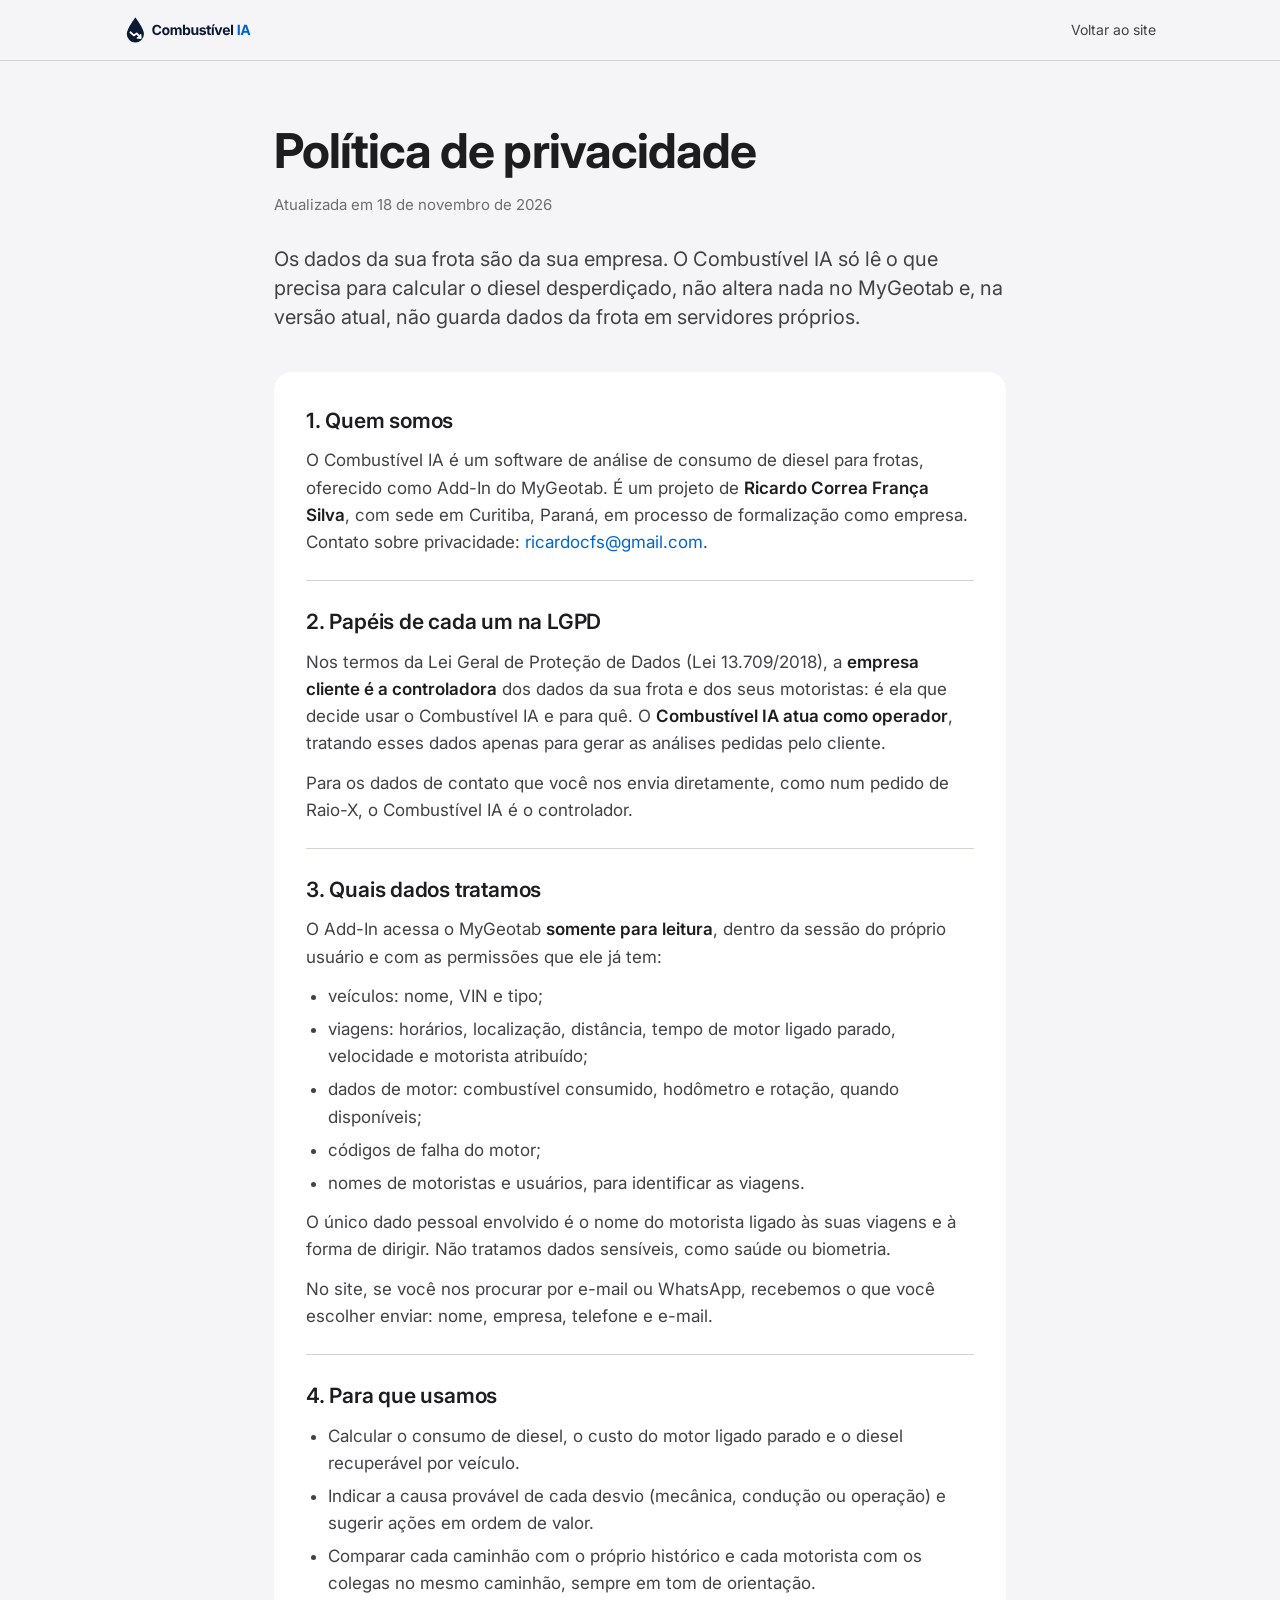
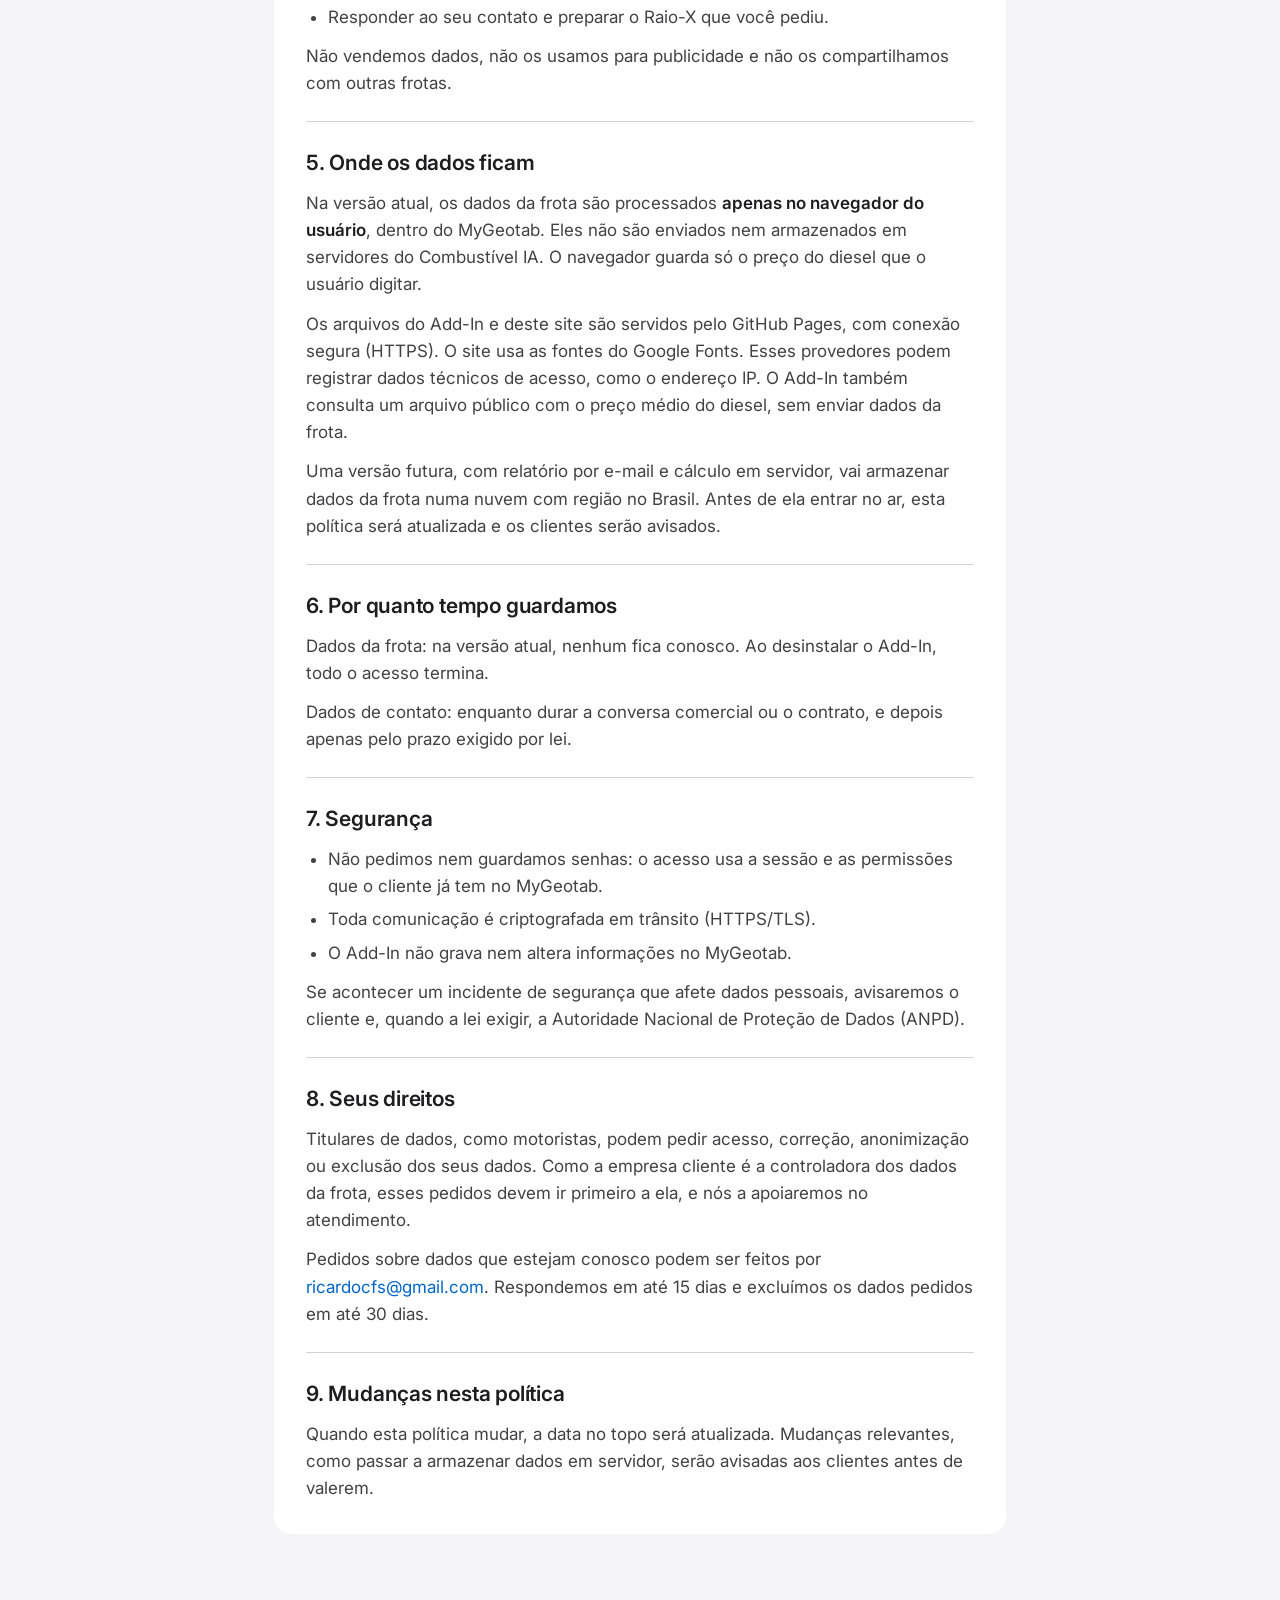
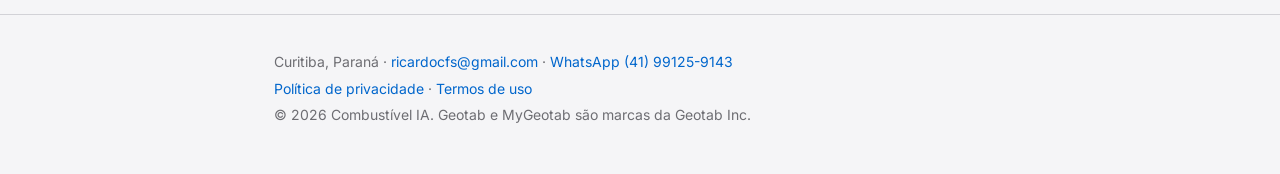
<file: privacidade.html>
<!doctype html>
<html lang="pt-BR">
<head>
  <meta charset="utf-8">
  <meta name="viewport" content="width=device-width, initial-scale=1">
  <title>Política de privacidade · Combustível IA</title>
  <meta name="description" content="Como o Combustível IA trata os dados da sua frota, em conformidade com a LGPD.">
  <link rel="icon" href="marca/icone.svg" type="image/svg+xml">
  <link rel="icon" href="marca/icone-32.png" sizes="32x32" type="image/png">
  <link rel="preconnect" href="https://fonts.googleapis.com">
  <link rel="preconnect" href="https://fonts.gstatic.com" crossorigin>
  <link href="https://fonts.googleapis.com/css2?family=Inter:wght@400;500;600;700&display=swap" rel="stylesheet">
  <style>
    :root { --bg:#F5F5F7; --card:#FFFFFF; --ink:#1D1D1F; --ink-2:#424245; --ink-3:#6E6E73; --line:#D2D2D7; --blue:#0066CC; --navy:#0A1A33; }
    * { box-sizing: border-box; }
    body { margin:0; background:var(--bg); color:var(--ink); font-family:"Inter",-apple-system,BlinkMacSystemFont,"Segoe UI",Roboto,sans-serif; font-size:17px; line-height:1.6; -webkit-font-smoothing:antialiased; }
    a { color:var(--blue); text-decoration:none; } a:hover { text-decoration:underline; }
    a:focus-visible { outline:3px solid var(--blue); outline-offset:3px; border-radius:6px; }
    .wrap { max-width:780px; margin:0 auto; padding:0 24px; }
    header.top { border-bottom:1px solid var(--line); background:var(--bg); }
    .top-inner { display:flex; align-items:center; justify-content:space-between; height:60px; max-width:1080px; margin:0 auto; padding:0 24px; }
    .top-inner img { height:30px; display:block; }
    .top-inner nav a { font-size:14px; color:var(--ink-2); }
    main { padding:64px 0 80px; }
    h1 { font-size:clamp(34px,6vw,48px); line-height:1.08; letter-spacing:-0.02em; margin:0; font-weight:700; }
    .updated { color:var(--ink-3); font-size:15px; margin:16px 0 0; }
    .lead { font-size:20px; line-height:1.45; color:var(--ink-2); margin:28px 0 0; }
    .card { background:var(--card); border-radius:18px; padding:8px 32px; margin-top:40px; }
    @media (max-width:600px) { .card { padding:8px 20px; } }
    section { padding:24px 0; border-top:1px solid var(--line); }
    section:first-child { border-top:0; }
    h2 { font-size:21px; letter-spacing:-0.01em; margin:0 0 10px; font-weight:600; }
    p, li { color:var(--ink-2); }
    p { margin:0 0 12px; } p:last-child { margin-bottom:0; }
    ul { margin:0 0 12px; padding-left:22px; } li { margin:6px 0; }
    strong { color:var(--ink); font-weight:600; }
    footer { border-top:1px solid var(--line); padding:32px 0 48px; font-size:14px; color:var(--ink-3); }
    footer p { color:var(--ink-3); margin:4px 0; }
  </style>
</head>
<body>
  <header class="top">
    <div class="top-inner">
      <a href="./" aria-label="Combustível IA, início"><img src="marca/logo.svg" alt="Combustível IA" width="129" height="30"></a>
      <nav aria-label="Páginas"><a href="./">Voltar ao site</a></nav>
    </div>
  </header>

  <main>
    <div class="wrap">
      <h1>Política de privacidade</h1>
      <p class="updated">Atualizada em 18 de novembro de 2026</p>
      <p class="lead">Os dados da sua frota são da sua empresa. O Combustível IA só lê o que precisa para calcular o diesel desperdiçado, não altera nada no MyGeotab e, na versão atual, não guarda dados da frota em servidores próprios.</p>

      <div class="card">
        <section>
          <h2>1. Quem somos</h2>
          <p>O Combustível IA é um software de análise de consumo de diesel para frotas, oferecido como Add-In do MyGeotab. É um projeto de <strong>Ricardo Correa França Silva</strong>, com sede em Curitiba, Paraná, em processo de formalização como empresa. Contato sobre privacidade: <a href="mailto:ricardocfs@gmail.com">ricardocfs@gmail.com</a>.</p>
        </section>

        <section>
          <h2>2. Papéis de cada um na LGPD</h2>
          <p>Nos termos da Lei Geral de Proteção de Dados (Lei 13.709/2018), a <strong>empresa cliente é a controladora</strong> dos dados da sua frota e dos seus motoristas: é ela que decide usar o Combustível IA e para quê. O <strong>Combustível IA atua como operador</strong>, tratando esses dados apenas para gerar as análises pedidas pelo cliente.</p>
          <p>Para os dados de contato que você nos envia diretamente, como num pedido de Raio-X, o Combustível IA é o controlador.</p>
        </section>

        <section>
          <h2>3. Quais dados tratamos</h2>
          <p>O Add-In acessa o MyGeotab <strong>somente para leitura</strong>, dentro da sessão do próprio usuário e com as permissões que ele já tem:</p>
          <ul>
            <li>veículos: nome, VIN e tipo;</li>
            <li>viagens: horários, localização, distância, tempo de motor ligado parado, velocidade e motorista atribuído;</li>
            <li>dados de motor: combustível consumido, hodômetro e rotação, quando disponíveis;</li>
            <li>códigos de falha do motor;</li>
            <li>nomes de motoristas e usuários, para identificar as viagens.</li>
          </ul>
          <p>O único dado pessoal envolvido é o nome do motorista ligado às suas viagens e à forma de dirigir. Não tratamos dados sensíveis, como saúde ou biometria.</p>
          <p>No site, se você nos procurar por e-mail ou WhatsApp, recebemos o que você escolher enviar: nome, empresa, telefone e e-mail.</p>
        </section>

        <section>
          <h2>4. Para que usamos</h2>
          <ul>
            <li>Calcular o consumo de diesel, o custo do motor ligado parado e o diesel recuperável por veículo.</li>
            <li>Indicar a causa provável de cada desvio (mecânica, condução ou operação) e sugerir ações em ordem de valor.</li>
            <li>Comparar cada caminhão com o próprio histórico e cada motorista com os colegas no mesmo caminhão, sempre em tom de orientação.</li>
            <li>Responder ao seu contato e preparar o Raio-X que você pediu.</li>
          </ul>
          <p>Não vendemos dados, não os usamos para publicidade e não os compartilhamos com outras frotas.</p>
        </section>

        <section>
          <h2>5. Onde os dados ficam</h2>
          <p>Na versão atual, os dados da frota são processados <strong>apenas no navegador do usuário</strong>, dentro do MyGeotab. Eles não são enviados nem armazenados em servidores do Combustível IA. O navegador guarda só o preço do diesel que o usuário digitar.</p>
          <p>Os arquivos do Add-In e deste site são servidos pelo GitHub Pages, com conexão segura (HTTPS). O site usa as fontes do Google Fonts. Esses provedores podem registrar dados técnicos de acesso, como o endereço IP. O Add-In também consulta um arquivo público com o preço médio do diesel, sem enviar dados da frota.</p>
          <p>Uma versão futura, com relatório por e-mail e cálculo em servidor, vai armazenar dados da frota numa nuvem com região no Brasil. Antes de ela entrar no ar, esta política será atualizada e os clientes serão avisados.</p>
        </section>

        <section>
          <h2>6. Por quanto tempo guardamos</h2>
          <p>Dados da frota: na versão atual, nenhum fica conosco. Ao desinstalar o Add-In, todo o acesso termina.</p>
          <p>Dados de contato: enquanto durar a conversa comercial ou o contrato, e depois apenas pelo prazo exigido por lei.</p>
        </section>

        <section>
          <h2>7. Segurança</h2>
          <ul>
            <li>Não pedimos nem guardamos senhas: o acesso usa a sessão e as permissões que o cliente já tem no MyGeotab.</li>
            <li>Toda comunicação é criptografada em trânsito (HTTPS/TLS).</li>
            <li>O Add-In não grava nem altera informações no MyGeotab.</li>
          </ul>
          <p>Se acontecer um incidente de segurança que afete dados pessoais, avisaremos o cliente e, quando a lei exigir, a Autoridade Nacional de Proteção de Dados (ANPD).</p>
        </section>

        <section>
          <h2>8. Seus direitos</h2>
          <p>Titulares de dados, como motoristas, podem pedir acesso, correção, anonimização ou exclusão dos seus dados. Como a empresa cliente é a controladora dos dados da frota, esses pedidos devem ir primeiro a ela, e nós a apoiaremos no atendimento.</p>
          <p>Pedidos sobre dados que estejam conosco podem ser feitos por <a href="mailto:ricardocfs@gmail.com">ricardocfs@gmail.com</a>. Respondemos em até 15 dias e excluímos os dados pedidos em até 30 dias.</p>
        </section>

        <section>
          <h2>9. Mudanças nesta política</h2>
          <p>Quando esta política mudar, a data no topo será atualizada. Mudanças relevantes, como passar a armazenar dados em servidor, serão avisadas aos clientes antes de valerem.</p>
        </section>
      </div>
    </div>
  </main>

  <footer>
    <div class="wrap">
      <p>Curitiba, Paraná · <a href="mailto:ricardocfs@gmail.com">ricardocfs@gmail.com</a> · <a href="https://wa.me/5541991259143" target="_blank" rel="noopener">WhatsApp (41) 99125-9143</a></p>
      <p><a href="privacidade.html">Política de privacidade</a> · <a href="termos.html">Termos de uso</a></p>
      <p>© 2026 Combustível IA. Geotab e MyGeotab são marcas da Geotab Inc.</p>
    </div>
  </footer>
</body>
</html>
</file>
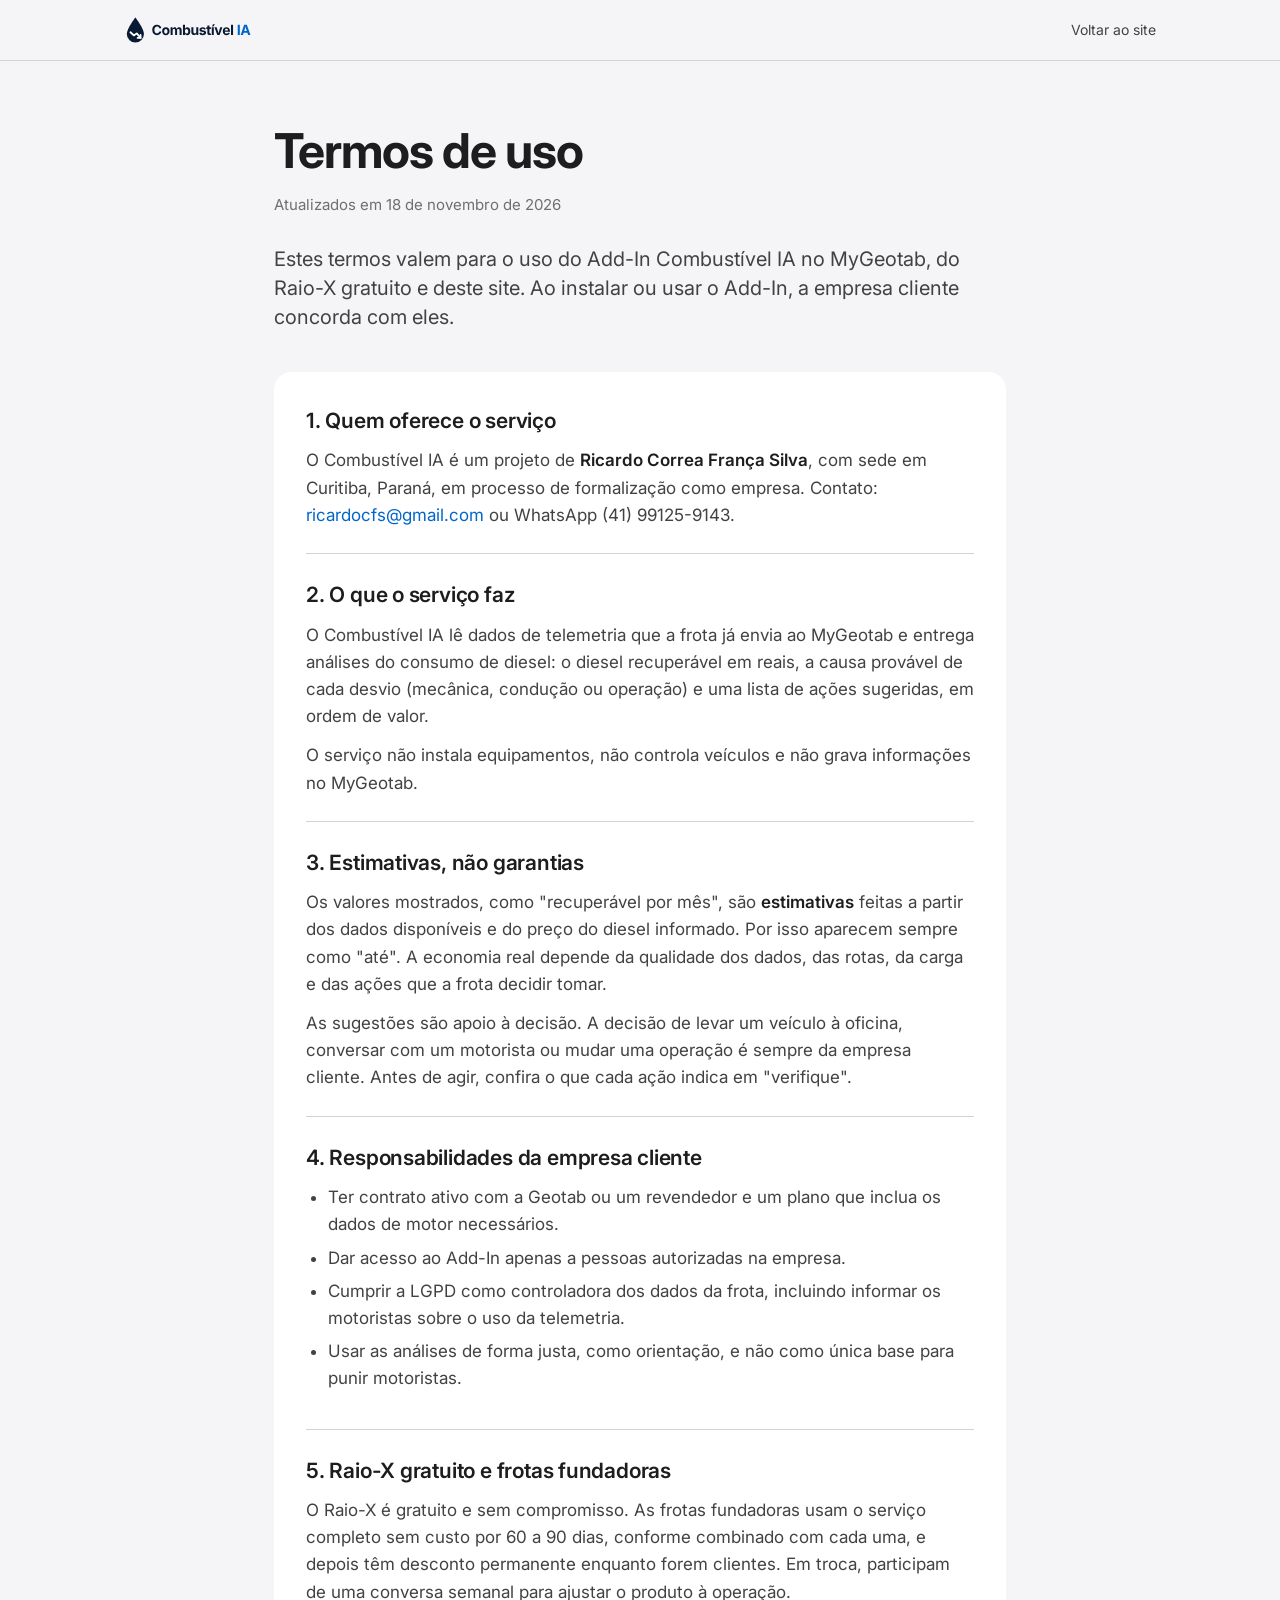
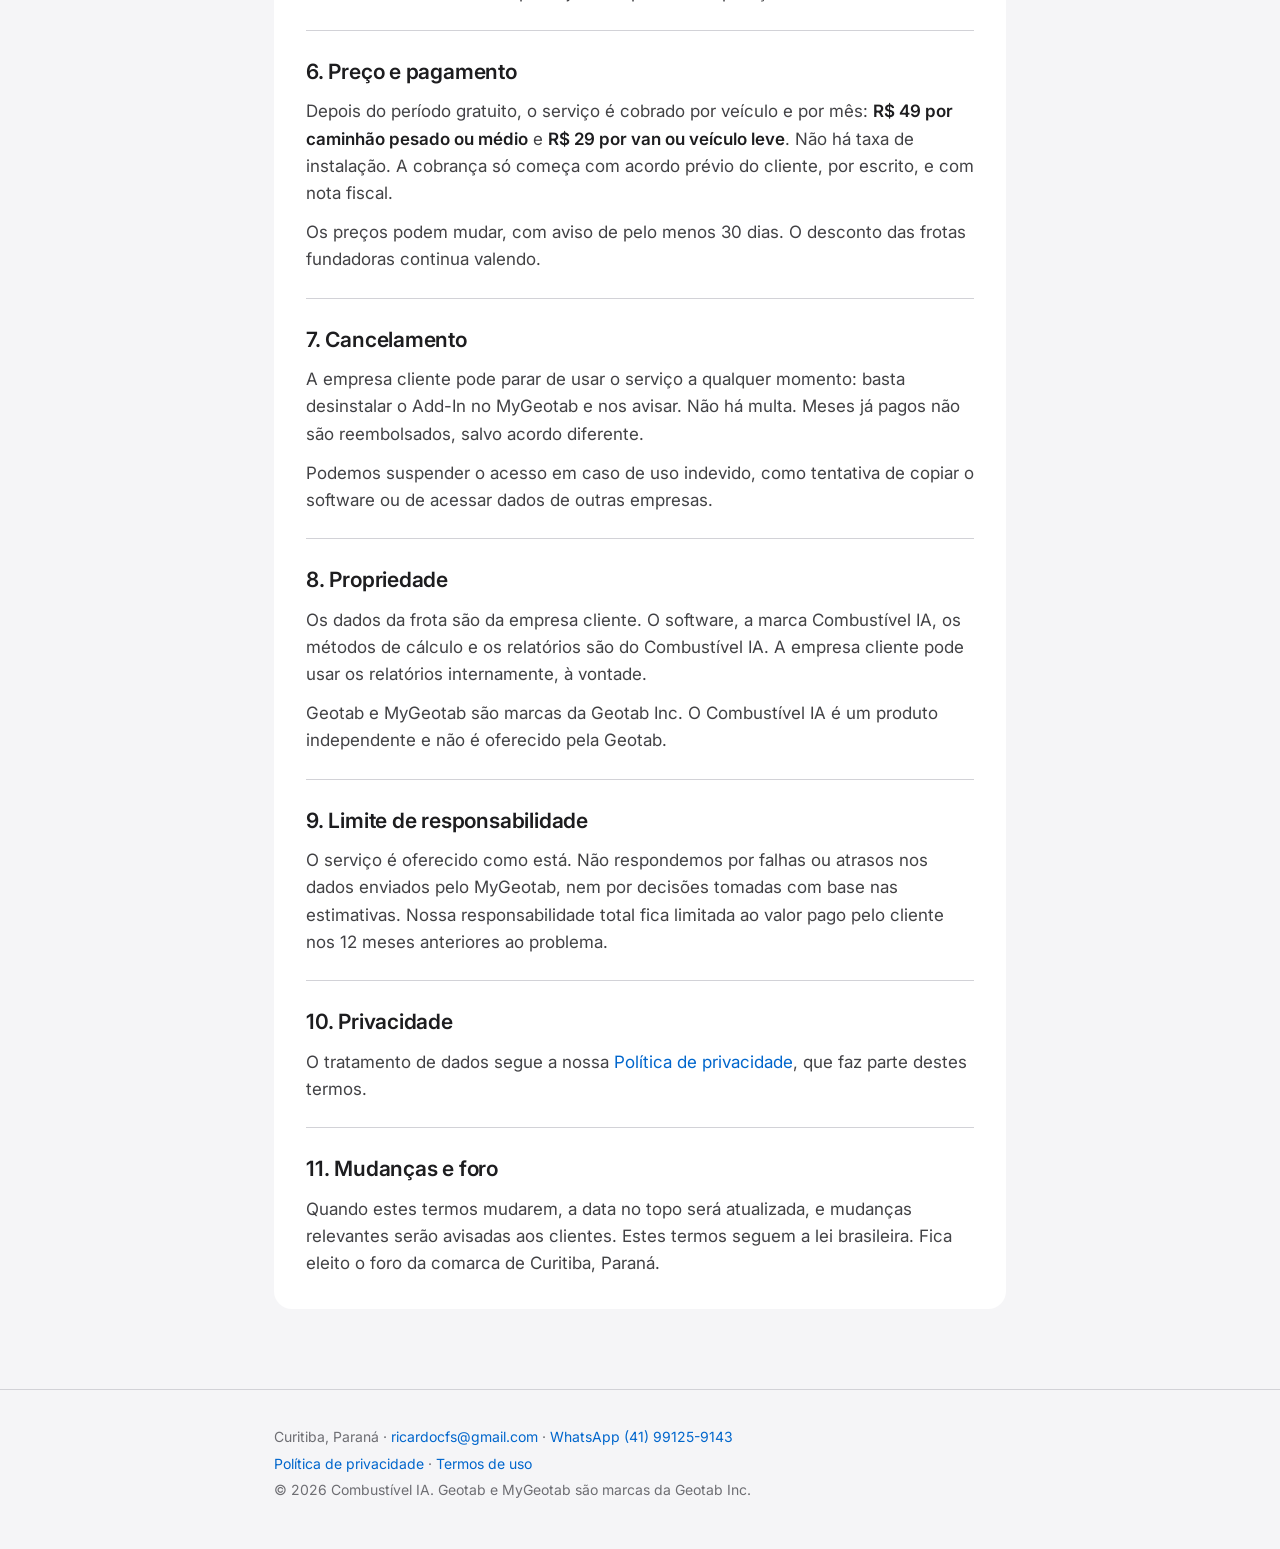
<file: termos.html>
<!doctype html>
<html lang="pt-BR">
<head>
  <meta charset="utf-8">
  <meta name="viewport" content="width=device-width, initial-scale=1">
  <title>Termos de uso · Combustível IA</title>
  <meta name="description" content="Condições de uso do Combustível IA, o assessor de diesel para frotas no MyGeotab.">
  <link rel="icon" href="marca/icone.svg" type="image/svg+xml">
  <link rel="icon" href="marca/icone-32.png" sizes="32x32" type="image/png">
  <link rel="preconnect" href="https://fonts.googleapis.com">
  <link rel="preconnect" href="https://fonts.gstatic.com" crossorigin>
  <link href="https://fonts.googleapis.com/css2?family=Inter:wght@400;500;600;700&display=swap" rel="stylesheet">
  <style>
    :root { --bg:#F5F5F7; --card:#FFFFFF; --ink:#1D1D1F; --ink-2:#424245; --ink-3:#6E6E73; --line:#D2D2D7; --blue:#0066CC; --navy:#0A1A33; }
    * { box-sizing: border-box; }
    body { margin:0; background:var(--bg); color:var(--ink); font-family:"Inter",-apple-system,BlinkMacSystemFont,"Segoe UI",Roboto,sans-serif; font-size:17px; line-height:1.6; -webkit-font-smoothing:antialiased; }
    a { color:var(--blue); text-decoration:none; } a:hover { text-decoration:underline; }
    a:focus-visible { outline:3px solid var(--blue); outline-offset:3px; border-radius:6px; }
    .wrap { max-width:780px; margin:0 auto; padding:0 24px; }
    header.top { border-bottom:1px solid var(--line); background:var(--bg); }
    .top-inner { display:flex; align-items:center; justify-content:space-between; height:60px; max-width:1080px; margin:0 auto; padding:0 24px; }
    .top-inner img { height:30px; display:block; }
    .top-inner nav a { font-size:14px; color:var(--ink-2); }
    main { padding:64px 0 80px; }
    h1 { font-size:clamp(34px,6vw,48px); line-height:1.08; letter-spacing:-0.02em; margin:0; font-weight:700; }
    .updated { color:var(--ink-3); font-size:15px; margin:16px 0 0; }
    .lead { font-size:20px; line-height:1.45; color:var(--ink-2); margin:28px 0 0; }
    .card { background:var(--card); border-radius:18px; padding:8px 32px; margin-top:40px; }
    @media (max-width:600px) { .card { padding:8px 20px; } }
    section { padding:24px 0; border-top:1px solid var(--line); }
    section:first-child { border-top:0; }
    h2 { font-size:21px; letter-spacing:-0.01em; margin:0 0 10px; font-weight:600; }
    p, li { color:var(--ink-2); }
    p { margin:0 0 12px; } p:last-child { margin-bottom:0; }
    ul { margin:0 0 12px; padding-left:22px; } li { margin:6px 0; }
    strong { color:var(--ink); font-weight:600; }
    footer { border-top:1px solid var(--line); padding:32px 0 48px; font-size:14px; color:var(--ink-3); }
    footer p { color:var(--ink-3); margin:4px 0; }
  </style>
</head>
<body>
  <header class="top">
    <div class="top-inner">
      <a href="./" aria-label="Combustível IA, início"><img src="marca/logo.svg" alt="Combustível IA" width="129" height="30"></a>
      <nav aria-label="Páginas"><a href="./">Voltar ao site</a></nav>
    </div>
  </header>

  <main>
    <div class="wrap">
      <h1>Termos de uso</h1>
      <p class="updated">Atualizados em 18 de novembro de 2026</p>
      <p class="lead">Estes termos valem para o uso do Add-In Combustível IA no MyGeotab, do Raio-X gratuito e deste site. Ao instalar ou usar o Add-In, a empresa cliente concorda com eles.</p>

      <div class="card">
        <section>
          <h2>1. Quem oferece o serviço</h2>
          <p>O Combustível IA é um projeto de <strong>Ricardo Correa França Silva</strong>, com sede em Curitiba, Paraná, em processo de formalização como empresa. Contato: <a href="mailto:ricardocfs@gmail.com">ricardocfs@gmail.com</a> ou WhatsApp (41) 99125-9143.</p>
        </section>

        <section>
          <h2>2. O que o serviço faz</h2>
          <p>O Combustível IA lê dados de telemetria que a frota já envia ao MyGeotab e entrega análises do consumo de diesel: o diesel recuperável em reais, a causa provável de cada desvio (mecânica, condução ou operação) e uma lista de ações sugeridas, em ordem de valor.</p>
          <p>O serviço não instala equipamentos, não controla veículos e não grava informações no MyGeotab.</p>
        </section>

        <section>
          <h2>3. Estimativas, não garantias</h2>
          <p>Os valores mostrados, como "recuperável por mês", são <strong>estimativas</strong> feitas a partir dos dados disponíveis e do preço do diesel informado. Por isso aparecem sempre como "até". A economia real depende da qualidade dos dados, das rotas, da carga e das ações que a frota decidir tomar.</p>
          <p>As sugestões são apoio à decisão. A decisão de levar um veículo à oficina, conversar com um motorista ou mudar uma operação é sempre da empresa cliente. Antes de agir, confira o que cada ação indica em "verifique".</p>
        </section>

        <section>
          <h2>4. Responsabilidades da empresa cliente</h2>
          <ul>
            <li>Ter contrato ativo com a Geotab ou um revendedor e um plano que inclua os dados de motor necessários.</li>
            <li>Dar acesso ao Add-In apenas a pessoas autorizadas na empresa.</li>
            <li>Cumprir a LGPD como controladora dos dados da frota, incluindo informar os motoristas sobre o uso da telemetria.</li>
            <li>Usar as análises de forma justa, como orientação, e não como única base para punir motoristas.</li>
          </ul>
        </section>

        <section>
          <h2>5. Raio-X gratuito e frotas fundadoras</h2>
          <p>O Raio-X é gratuito e sem compromisso. As frotas fundadoras usam o serviço completo sem custo por 60 a 90 dias, conforme combinado com cada uma, e depois têm desconto permanente enquanto forem clientes. Em troca, participam de uma conversa semanal para ajustar o produto à operação.</p>
        </section>

        <section>
          <h2>6. Preço e pagamento</h2>
          <p>Depois do período gratuito, o serviço é cobrado por veículo e por mês: <strong>R$ 49 por caminhão pesado ou médio</strong> e <strong>R$ 29 por van ou veículo leve</strong>. Não há taxa de instalação. A cobrança só começa com acordo prévio do cliente, por escrito, e com nota fiscal.</p>
          <p>Os preços podem mudar, com aviso de pelo menos 30 dias. O desconto das frotas fundadoras continua valendo.</p>
        </section>

        <section>
          <h2>7. Cancelamento</h2>
          <p>A empresa cliente pode parar de usar o serviço a qualquer momento: basta desinstalar o Add-In no MyGeotab e nos avisar. Não há multa. Meses já pagos não são reembolsados, salvo acordo diferente.</p>
          <p>Podemos suspender o acesso em caso de uso indevido, como tentativa de copiar o software ou de acessar dados de outras empresas.</p>
        </section>

        <section>
          <h2>8. Propriedade</h2>
          <p>Os dados da frota são da empresa cliente. O software, a marca Combustível IA, os métodos de cálculo e os relatórios são do Combustível IA. A empresa cliente pode usar os relatórios internamente, à vontade.</p>
          <p>Geotab e MyGeotab são marcas da Geotab Inc. O Combustível IA é um produto independente e não é oferecido pela Geotab.</p>
        </section>

        <section>
          <h2>9. Limite de responsabilidade</h2>
          <p>O serviço é oferecido como está. Não respondemos por falhas ou atrasos nos dados enviados pelo MyGeotab, nem por decisões tomadas com base nas estimativas. Nossa responsabilidade total fica limitada ao valor pago pelo cliente nos 12 meses anteriores ao problema.</p>
        </section>

        <section>
          <h2>10. Privacidade</h2>
          <p>O tratamento de dados segue a nossa <a href="privacidade.html">Política de privacidade</a>, que faz parte destes termos.</p>
        </section>

        <section>
          <h2>11. Mudanças e foro</h2>
          <p>Quando estes termos mudarem, a data no topo será atualizada, e mudanças relevantes serão avisadas aos clientes. Estes termos seguem a lei brasileira. Fica eleito o foro da comarca de Curitiba, Paraná.</p>
        </section>
      </div>
    </div>
  </main>

  <footer>
    <div class="wrap">
      <p>Curitiba, Paraná · <a href="mailto:ricardocfs@gmail.com">ricardocfs@gmail.com</a> · <a href="https://wa.me/5541991259143" target="_blank" rel="noopener">WhatsApp (41) 99125-9143</a></p>
      <p><a href="privacidade.html">Política de privacidade</a> · <a href="termos.html">Termos de uso</a></p>
      <p>© 2026 Combustível IA. Geotab e MyGeotab são marcas da Geotab Inc.</p>
    </div>
  </footer>
</body>
</html>
</file>
<file: addin/combustivelia.css>
/* Combustível IA v0.6 · todas as classes com prefixo cia- (exigência da Geotab)
 * Padrão visual estilo Apple: fundo cinza-claro com cards brancos, texto em cinzas
 * neutros, azul só em destaques, azul-marinho só na marca e nos círculos numerados,
 * sem bordas em cards, sem sombras, sem gradientes. */
.cia-root {
  --cia-navy: #0A1A33;       /* marca e círculos numerados; nunca texto corrido */
  --cia-ink: #1D1D1F;        /* texto principal */
  --cia-text: #424245;       /* texto de apoio */
  --cia-muted: #6E6E73;      /* texto secundário: só sobre branco abaixo de 18px */
  --cia-surface: #F5F5F7;    /* fundo da página */
  --cia-card: #FFFFFF;
  --cia-hairline: #D2D2D7;   /* divisores de 1px entre linhas, nunca bordas de card */
  --cia-rail: #C7C7CC;       /* barras de comparação */
  --cia-accent: #0066CC;     /* azul de destaque */
  box-sizing: border-box;
  width: 100%;
  min-height: 100%;
  margin: 0;
  padding: 40px 48px 56px;
  font-family: Inter, -apple-system, BlinkMacSystemFont, "Helvetica Neue", Arial, sans-serif;
  letter-spacing: -0.011em;
  color: var(--cia-ink);
  background: var(--cia-surface);
}
.cia-root *, .cia-root *::before, .cia-root *::after { box-sizing: inherit; }

/* Marca e título */
.cia-brand { display: flex; align-items: center; gap: 12px; margin: 0 0 28px; font-size: 26px; font-weight: 700; letter-spacing: -0.03em; color: var(--cia-navy); }
.cia-logo-mark { width: 36px; height: 43px; flex: none; }
.cia-logo-ia { color: var(--cia-accent); }
.cia-title {
  margin: 0; font-family: "Inter Display", Inter, -apple-system, "Helvetica Neue", Arial, sans-serif;
  font-size: 40px; font-weight: 700; line-height: 1.1; letter-spacing: -0.035em; text-wrap: balance;
}
.cia-subtitle { margin: 8px 0 0; font-size: 17px; color: var(--cia-text); }

/* Abas (controle segmentado) */
.cia-tabs { display: inline-flex; gap: 4px; margin-top: 24px; padding: 4px; background: #E8E8ED; border-radius: 12px; }
.cia-tab {
  border: 0; background: transparent; font: inherit; font-size: 14px; font-weight: 600; color: var(--cia-text);
  padding: 8px 18px; border-radius: 9px; cursor: pointer;
}
.cia-tab[aria-selected="true"] { background: var(--cia-card); color: var(--cia-ink); }
.cia-tab:focus-visible { outline: 2px solid var(--cia-accent); outline-offset: 2px; }

/* Preço do diesel */
.cia-price { display: flex; flex-wrap: wrap; align-items: center; gap: 8px 12px; margin-top: 20px; font-size: 14px; color: var(--cia-text); }
.cia-price-label { font-weight: 600; color: var(--cia-ink); }
.cia-price-field { display: inline-flex; align-items: center; gap: 6px; background: var(--cia-card); border-radius: 12px; padding: 8px 14px; }
.cia-price-unit { color: var(--cia-text); }
.cia-price-input {
  width: 64px; border: 0; outline: 0; background: transparent; padding: 0;
  font: inherit; font-weight: 600; color: var(--cia-ink); text-align: right;
}
.cia-price-field:focus-within { outline: 2px solid var(--cia-accent); outline-offset: 2px; }
.cia-price-source { font-size: 13px; color: var(--cia-text); }

/* Números-destaque */
.cia-kpis { display: grid; grid-template-columns: repeat(auto-fit, minmax(210px, 1fr)); gap: 12px; margin-top: 24px; }
.cia-kpi { background: var(--cia-card); border-radius: 24px; padding: 24px 28px; }
.cia-kpi-label { margin: 0; font-size: 14px; color: var(--cia-muted); }
.cia-kpi-value {
  margin: 8px 0 0; font-family: "Inter Display", Inter, -apple-system, "Helvetica Neue", Arial, sans-serif;
  font-size: 34px; font-weight: 700; letter-spacing: -0.035em; line-height: 1.05; color: var(--cia-ink);
}
.cia-kpi-note { margin: 6px 0 0; font-size: 13px; line-height: 1.4; color: var(--cia-muted); }
.cia-kpi:first-child .cia-kpi-value { color: var(--cia-accent); }

/* Cards */
.cia-card { background: var(--cia-card); border-radius: 24px; padding: 36px 40px; margin-top: 12px; }
.cia-card-title { margin: 0; font-size: 22px; font-weight: 600; letter-spacing: -0.02em; }
.cia-card-sub { margin: 6px 0 20px; font-size: 15px; line-height: 1.45; color: var(--cia-muted); }

/* Lista por veículo: linhas separadas por divisores finos, detalhe ao clicar */
.cia-rows { list-style: none; margin: 0; padding: 0; }
.cia-row + .cia-row { border-top: 1px solid var(--cia-hairline); }
.cia-row-summary {
  list-style: none; cursor: pointer; display: grid; grid-template-columns: 28px minmax(0, 1fr) auto 16px;
  column-gap: 16px; align-items: center; padding: 16px 12px; margin: 0 -12px; border-radius: 14px;
}
.cia-row-summary::-webkit-details-marker { display: none; }
.cia-row-summary:hover { background: var(--cia-surface); }
.cia-row-summary:focus-visible { outline: 2px solid var(--cia-accent); outline-offset: 2px; }
.cia-row-pos {
  width: 28px; height: 28px; border-radius: 14px; background: var(--cia-navy); color: #FFFFFF;
  font-size: 13px; font-weight: 700; display: flex; align-items: center; justify-content: center;
}
.cia-row-main { display: flex; flex-direction: column; min-width: 0; }
.cia-row-name { font-size: 17px; font-weight: 600; color: var(--cia-ink); overflow: hidden; text-overflow: ellipsis; white-space: nowrap; }
.cia-row-meta { font-size: 13px; color: var(--cia-muted); margin-top: 2px; }
.cia-row-side { display: flex; flex-direction: column; align-items: flex-end; }
.cia-row-cost { font-size: 19px; font-weight: 700; letter-spacing: -0.02em; color: var(--cia-ink); white-space: nowrap; }
.cia-row:first-child .cia-row-cost { color: var(--cia-accent); }
.cia-row-cost-normal, .cia-row:first-child .cia-row-cost-normal { font-size: 15px; font-weight: 600; color: var(--cia-text); }
.cia-good, .cia-row:first-child .cia-good { color: var(--cia-accent); }
.cia-row-hint { font-size: 13px; color: var(--cia-muted); margin-top: 2px; white-space: nowrap; max-width: 300px; overflow: hidden; text-overflow: ellipsis; }
.cia-row-hint-action { color: var(--cia-accent); font-weight: 600; }
.cia-row-chevron { font-size: 22px; line-height: 1; color: var(--cia-muted); transition: transform .15s ease; justify-self: end; }
.cia-row-details[open] .cia-row-chevron { transform: rotate(90deg); }
.cia-row-body { padding: 4px 0 24px 44px; display: flex; flex-direction: column; gap: 16px; }

/* Bloco de ação dentro do veículo (cinza-claro dentro do card branco) */
.cia-row-action { background: var(--cia-surface); border-radius: 16px; padding: 20px 24px; }
.cia-tag { display: inline-block; font-size: 13px; font-weight: 600; color: var(--cia-text); }
.cia-action-title { margin: 2px 0 0; font-size: 18px; font-weight: 600; line-height: 1.3; letter-spacing: -0.02em; color: var(--cia-ink); }
.cia-action-body { display: grid; grid-template-columns: 136px 1fr; gap: 8px 16px; margin: 14px 0 0; font-size: 15px; line-height: 1.45; }
.cia-action-label { font-weight: 600; color: var(--cia-ink); }
.cia-action-text { margin: 0; color: var(--cia-text); }
.cia-causes { margin: 0; padding-left: 18px; }
.cia-causes li + li { margin-top: 4px; }
.cia-row-ok { margin: 6px 0 0; font-size: 15px; line-height: 1.45; color: var(--cia-text); }
.cia-row-fuel { margin: 0; font-size: 14px; line-height: 1.45; color: var(--cia-text); }
.cia-row-label { margin: 0; font-size: 14px; font-weight: 600; color: var(--cia-ink); }

/* Motoristas dentro do veículo */
.cia-drivers { list-style: none; margin: 10px 0 0; padding: 0; display: flex; flex-direction: column; gap: 10px; }
.cia-driver {
  display: grid; grid-template-columns: 28px 1fr auto;
  grid-template-areas: "pos name share" "pos detail share";
  column-gap: 12px; align-items: center;
}
.cia-driver-pos {
  grid-area: pos; width: 24px; height: 24px; border-radius: 12px;
  background: var(--cia-surface); color: var(--cia-ink); font-size: 12px; font-weight: 600;
  display: flex; align-items: center; justify-content: center;
}
.cia-driver-name { grid-area: name; font-size: 15px; font-weight: 500; color: var(--cia-ink); }
.cia-driver-detail { grid-area: detail; font-size: 13px; color: var(--cia-muted); }
.cia-driver-share { grid-area: share; font-size: 16px; font-weight: 600; color: var(--cia-ink); }
.cia-vehicle-unknown { margin: 10px 0 0 40px; font-size: 13px; color: var(--cia-muted); }

/* Evolução da frota */
.cia-charts { display: grid; grid-template-columns: repeat(auto-fit, minmax(320px, 1fr)); gap: 12px; }
.cia-chart { display: grid; grid-template-columns: repeat(6, minmax(0, 1fr)); gap: 12px; height: 190px; }
.cia-bar-col { display: flex; flex-direction: column; align-items: stretch; gap: 6px; min-width: 0; }
.cia-bar-value { font-size: 12px; color: var(--cia-muted); text-align: center; white-space: nowrap; }
.cia-bar-track { flex: 1; display: flex; align-items: flex-end; }
.cia-bar { width: 100%; background: var(--cia-rail); border-radius: 8px 8px 3px 3px; }
.cia-bar-last .cia-bar { background: var(--cia-accent); }
.cia-bar-last .cia-bar-value, .cia-bar-last .cia-bar-label { color: var(--cia-ink); font-weight: 600; }
.cia-bar-label { font-size: 12px; color: var(--cia-muted); text-align: center; }

/* Por onde o diesel está vazando */
.cia-leak-bar { display: flex; gap: 3px; height: 14px; border-radius: 7px; overflow: hidden; margin-bottom: 20px; }
.cia-leak-seg { height: 100%; }
.cia-leak { display: grid; grid-template-columns: repeat(auto-fit, minmax(180px, 1fr)); gap: 24px; }
.cia-leak-head { display: flex; align-items: center; gap: 8px; }
.cia-leak-dot { width: 10px; height: 10px; border-radius: 5px; flex: none; }
.cia-leak-name { font-size: 15px; color: var(--cia-text); }
.cia-leak-value { margin: 6px 0 0; font-size: 26px; font-weight: 700; letter-spacing: -0.03em; }
.cia-leak-note { margin: 2px 0 0; font-size: 13px; color: var(--cia-muted); }

/* Vazamento semana a semana */
.cia-chart-4 { grid-template-columns: repeat(4, minmax(0, 1fr)); gap: 24px; height: 220px; }
.cia-stack { width: 100%; display: flex; flex-direction: column-reverse; gap: 2px; border-radius: 8px 8px 3px 3px; overflow: hidden; }
.cia-stack-seg { width: 100%; }
.cia-leak-spaced { margin-top: 24px; }

/* Ligação entre as abas */
.cia-link-row { display: flex; flex-wrap: wrap; align-items: center; justify-content: space-between; gap: 16px; }
.cia-flush { margin-bottom: 0; }
.cia-button {
  border: 0; font: inherit; font-size: 15px; font-weight: 600; color: #FFFFFF; background: var(--cia-accent);
  padding: 10px 20px; border-radius: 999px; cursor: pointer; white-space: nowrap;
}
.cia-button:hover { background: #0058B0; }
.cia-button:focus-visible { outline: 2px solid var(--cia-accent); outline-offset: 2px; }
.cia-charts { grid-template-columns: repeat(auto-fit, minmax(300px, 1fr)); }
.cia-charts .cia-card { margin-top: 12px; }

/* Check-up de dados: três colunas sobre o branco, separadas por espaço */
.cia-pillars { display: grid; grid-template-columns: repeat(auto-fit, minmax(240px, 1fr)); gap: 32px; }
.cia-pillar { border-top: 1px solid var(--cia-hairline); padding-top: 16px; }
.cia-pillar-head { display: flex; justify-content: space-between; align-items: center; gap: 12px; }
.cia-pillar-name { font-size: 17px; font-weight: 600; }
.cia-pillar-question { margin: 4px 0 12px; font-size: 14px; color: var(--cia-muted); }
.cia-badge { font-size: 12px; font-weight: 600; padding: 3px 10px; border-radius: 999px; white-space: nowrap; }
.cia-badge-ok { background: #E6F0FA; color: var(--cia-accent); }
.cia-badge-partial { background: var(--cia-surface); color: var(--cia-ink); }
.cia-badge-none { background: var(--cia-surface); color: var(--cia-text); }
.cia-checks { list-style: none; margin: 0; padding: 0; display: flex; flex-direction: column; gap: 8px; }
.cia-check { display: flex; gap: 8px; font-size: 14px; line-height: 1.4; color: var(--cia-muted); }
.cia-check-ok { color: var(--cia-text); }
.cia-check-mark { width: 14px; flex: none; font-weight: 700; }
.cia-check-ok .cia-check-mark { color: var(--cia-accent); }
.cia-check-detail { color: var(--cia-muted); }

.cia-note { margin: 16px 0 0; font-size: 13px; line-height: 1.5; color: var(--cia-muted); }
.cia-status { margin: 20px 0 0; font-size: 15px; color: var(--cia-text); }
.cia-status:empty { display: none; }

@media (prefers-reduced-motion: reduce) { .cia-row-chevron { transition: none; } }
@media (max-width: 640px) {
  .cia-root { padding: 24px 16px 40px; }
  .cia-brand { font-size: 22px; margin-bottom: 20px; }
  .cia-logo-mark { width: 30px; height: 36px; }
  .cia-title { font-size: 30px; }
  .cia-card { padding: 24px 20px; }
  .cia-row-summary { grid-template-columns: 28px minmax(0, 1fr) auto; }
  .cia-row-chevron { display: none; }
  .cia-row-body { padding: 4px 0 20px; }
  .cia-action-body { grid-template-columns: 1fr; gap: 2px; }
  .cia-action-label { margin-top: 8px; }
}
.cia-note-page { color: var(--cia-text); }

.cia-linkbutton { border: 0; background: none; padding: 0; font: inherit; color: var(--cia-accent); cursor: pointer; }
.cia-linkbutton:hover { text-decoration: underline; }
.cia-linkbutton:focus-visible { outline: 2px solid var(--cia-accent); outline-offset: 2px; }
</file>
